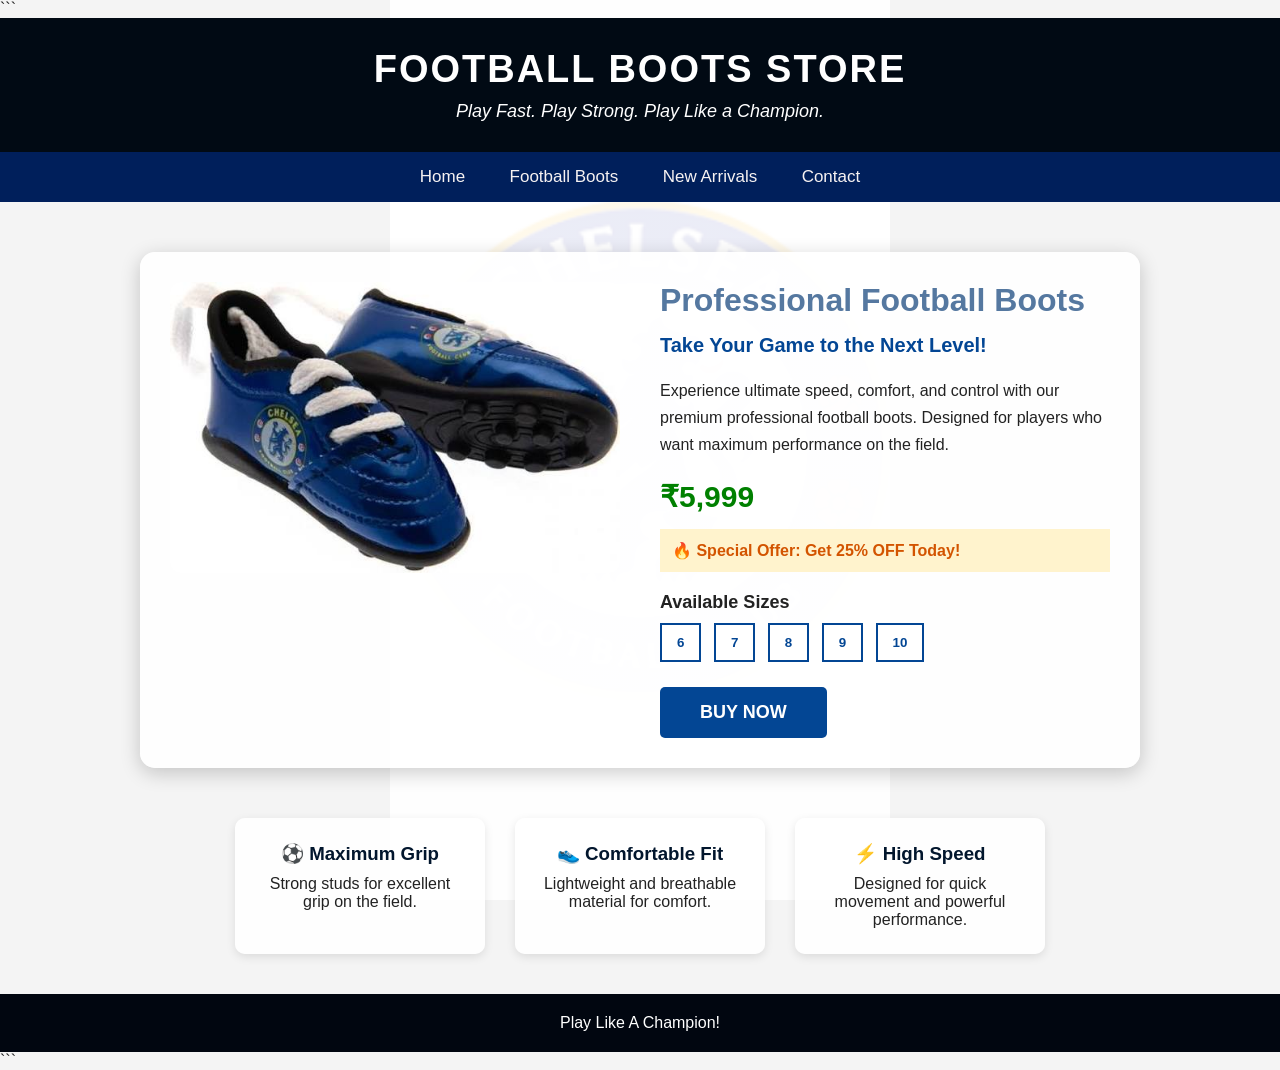
<file: index.html>
<!DOCTYPE html>

<html lang="en">
<head>
    <meta charset="UTF-8">
    <meta name="viewport" content="width=device-width, initial-scale=1.0">
    <title>Football Boots Store</title>
    <link rel="stylesheet" href="style.css">
</head>

<body>

```
<!-- Header -->
<header>
    <h1>FOOTBALL BOOTS STORE</h1>
    <p>Play Fast. Play Strong. Play Like a Champion.</p>
</header>

<!-- Navigation -->
<nav>
    <a href="#">Home</a>
    <a href="#">Football Boots</a>
    <a href="#">New Arrivals</a>
    <a href="#">Contact</a>
</nav>

<!-- Product Advertisement -->
<main>

    <section class="product">

        <!-- Football Boots Image -->
        <div class="image-section">
            <img src="im.jpeg" alt="Football Boots">
        </div>

        <!-- Product Details -->
        <div class="product-details">

            <h2>Professional Football Boots</h2>

            <p class="tagline">
                Take Your Game to the Next Level!
            </p>

            <p class="description">
                Experience ultimate speed, comfort, and control with our
                premium professional football boots. Designed for players
                who want maximum performance on the field.
            </p>

            <h3>₹5,999</h3>

            <p class="offer">
                🔥 Special Offer: Get 25% OFF Today!
            </p>

            <!-- Available Sizes -->
            <div class="sizes">
                <h4>Available Sizes</h4>

                <button>6</button>
                <button>7</button>
                <button>8</button>
                <button>9</button>
                <button>10</button>
            </div>

            <!-- Buy Button -->
            <button class="buy-btn">BUY NOW</button>

        </div>

    </section>

    <!-- Product Features -->
    <section class="features">

        <div>
            <h3>⚽ Maximum Grip</h3>
            <p>Strong studs for excellent grip on the field.</p>
        </div>

        <div>
            <h3>👟 Comfortable Fit</h3>
            <p>Lightweight and breathable material for comfort.</p>
        </div>

        <div>
            <h3>⚡ High Speed</h3>
            <p>Designed for quick movement and powerful performance.</p>
        </div>

    </section>

</main>

<!-- Footer -->
<footer>
    <p>Play Like A Champion!</p>
</footer>
```

</body>
</html>
</file>
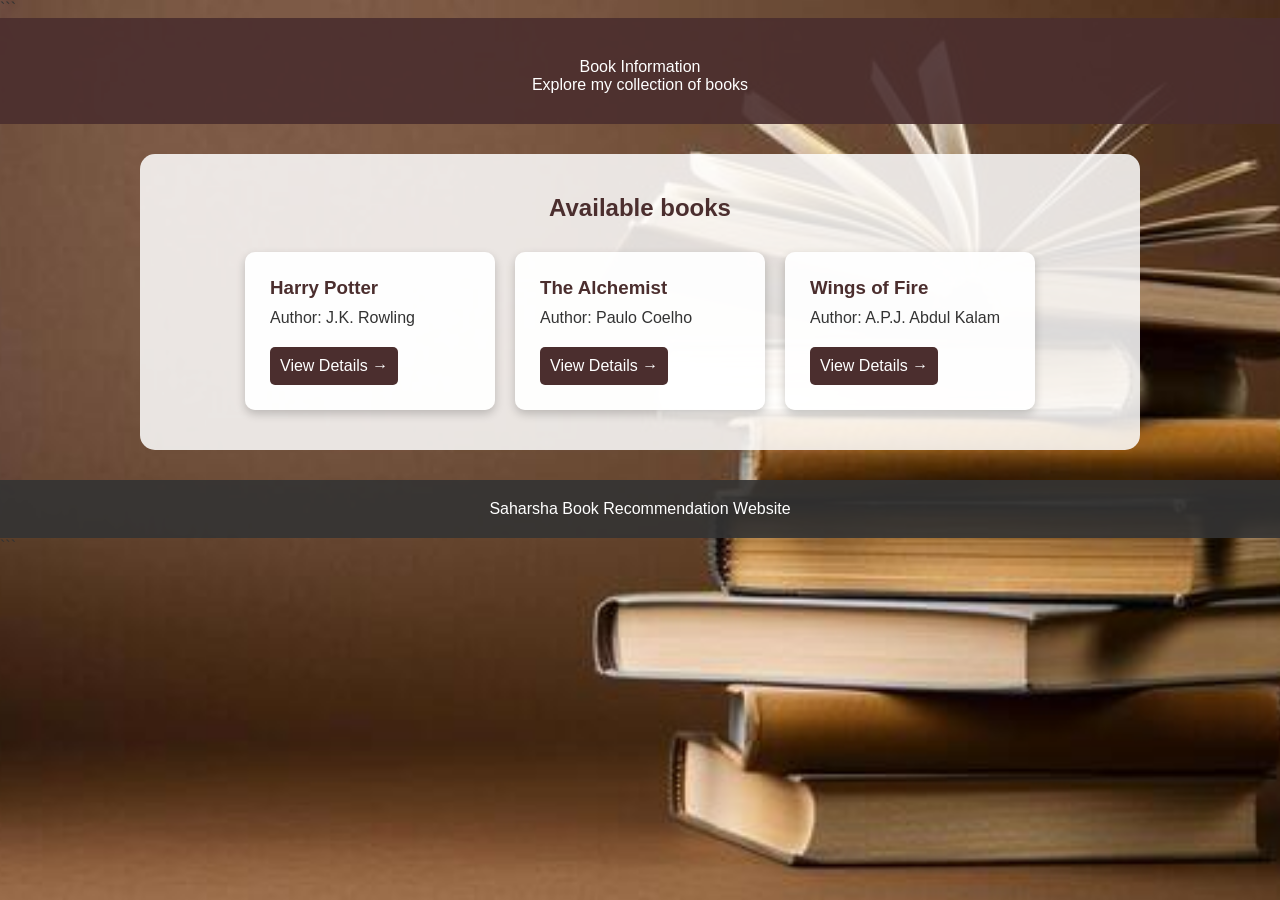
<file: lab1/index.html>
<!DOCTYPE html>

<html lang="en">
<head>
    <meta charset="UTF-8">
    <meta name="viewport" content="width=device-width, initial-scale=1.0">
    <title>Book Information</title>
    <link rel="stylesheet" href="style.css">
</head>

<body class="home-page">

```
<header>
    <h1></h1>Book Information</h1>
    <p>Explore my  collection of books</p>
</header>

<main>
    <h2>Available books</h2>

    <div class="book-container">

        <a href="harry-potter.html" class="book-card">
            <h3>Harry Potter</h3>
            <p>Author: J.K. Rowling</p>
            <span>View Details →</span>
        </a>

        <a href="alchemist.html" class="book-card">
            <h3>The Alchemist</h3>
            <p>Author: Paulo Coelho</p>
            <span>View Details →</span>
        </a>

        <a href="wings-of-fire.html" class="book-card">
            <h3>Wings of Fire</h3>
            <p>Author: A.P.J. Abdul Kalam</p>
            <span>View Details →</span>
        </a>

    </div>
</main>

<footer>
    <p> Saharsha Book Recommendation Website</p>
</footer>
```

</body>
</html>
</file>
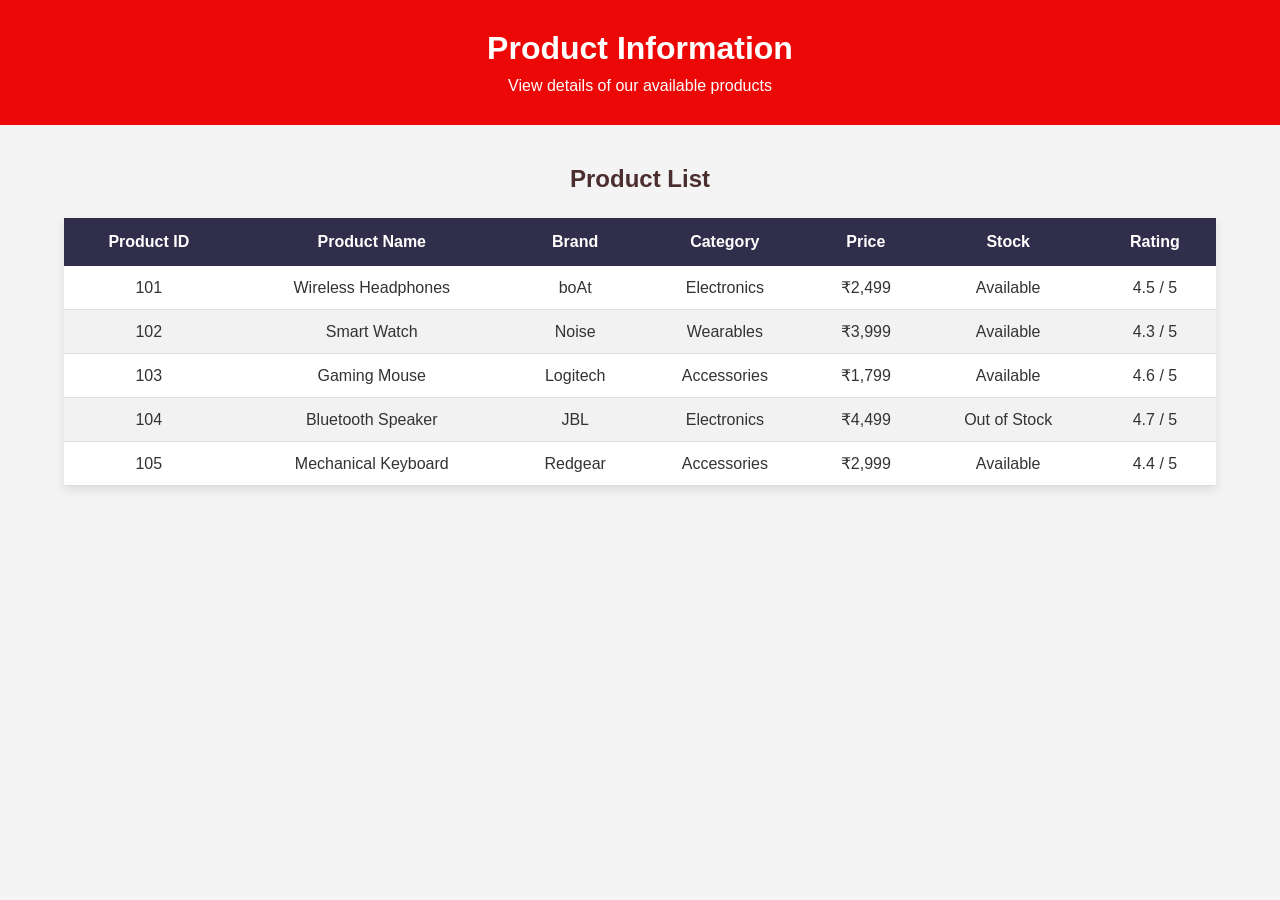
<file: LAB2/index.html>
<!DOCTYPE html>
<html lang="en">
<head>
    <meta charset="UTF-8">
    <meta name="viewport" content="width=device-width, initial-scale=1.0">

    <title>Product Information</title>

    <link rel="stylesheet" href="style.css">
</head>

<body>

    <header>
        <h1>Product Information</h1>
        <p>View details of our available products</p>
    </header>

    <main>

        <h2>Product List</h2>

        <table>

            <thead>
                <tr>
                    <th>Product ID</th>
                    <th>Product Name</th>
                    <th>Brand</th>
                    <th>Category</th>
                    <th>Price</th>
                    <th>Stock</th>
                    <th>Rating</th>
                </tr>
            </thead>

            <tbody>

                <tr>
                    <td>101</td>
                    <td>Wireless Headphones</td>
                    <td>boAt</td>
                    <td>Electronics</td>
                    <td>₹2,499</td>
                    <td>Available</td>
                    <td>4.5 / 5</td>
                </tr>

                <tr>
                    <td>102</td>
                    <td>Smart Watch</td>
                    <td>Noise</td>
                    <td>Wearables</td>
                    <td>₹3,999</td>
                    <td>Available</td>
                    <td>4.3 / 5</td>
                </tr>

                <tr>
                    <td>103</td>
                    <td>Gaming Mouse</td>
                    <td>Logitech</td>
                    <td>Accessories</td>
                    <td>₹1,799</td>
                    <td>Available</td>
                    <td>4.6 / 5</td>
                </tr>

                <tr>
                    <td>104</td>
                    <td>Bluetooth Speaker</td>
                    <td>JBL</td>
                    <td>Electronics</td>
                    <td>₹4,499</td>
                    <td>Out of Stock</td>
                    <td>4.7 / 5</td>
                </tr>

                <tr>
                    <td>105</td>
                    <td>Mechanical Keyboard</td>
                    <td>Redgear</td>
                    <td>Accessories</td>
                    <td>₹2,999</td>
                    <td>Available</td>
                    <td>4.4 / 5</td>
                </tr>

            </tbody>

        </table>

    </main>


       

</body>
</html>
</file>
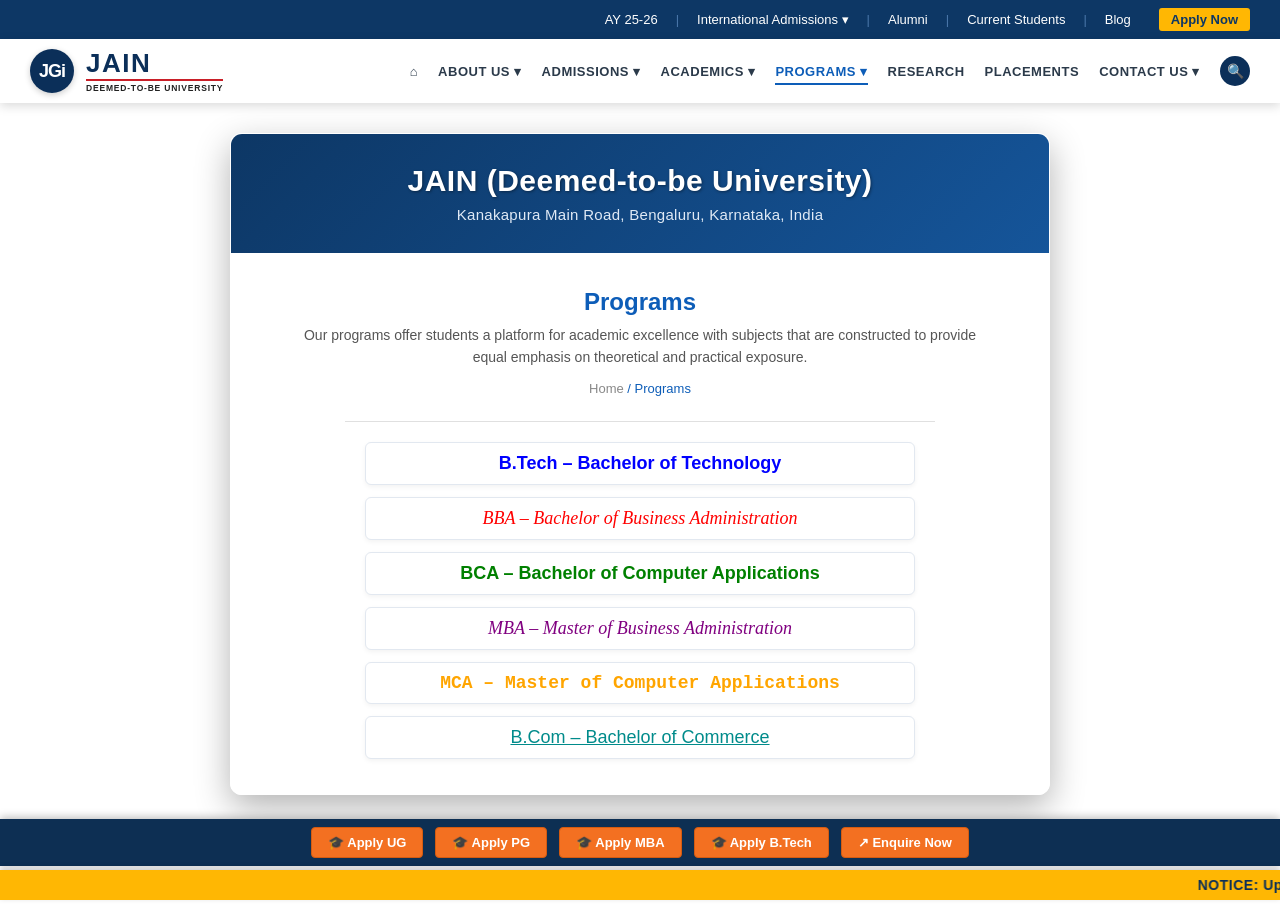
<file: lab5/index.html>
<!DOCTYPE html>
<html lang="en">
<head>
    <!-- Requirement 1: Browser tab title -->
    <meta charset="UTF-8">
    <meta name="viewport" content="width=device-width, initial-scale=1.0">
    <title>JAIN University – Kanakapura Campus</title>

    <!-- Internal CSS inside <style> tag -->
    <style>
        /* ========================================================
           GLOBAL RESET & BODY (Requirement 2: Background Image)
           ======================================================== */
        * {
            box-sizing: border-box;
            margin: 0;
            padding: 0;
        }

        body {
            font-family: Arial, sans-serif;
            
            /* Lab Requirement 2: Campus photograph background properties */
            background-image: url('https://images.unsplash.com/photo-1541339907198-e08756dedf3f?auto=format&fit=crop&w=1920&q=80');
            background-size: cover;
            background-position: center;
            background-repeat: no-repeat;
            background-attachment: fixed;
            
            min-height: 100vh;
            display: flex;
            flex-direction: column;
        }

        /* ========================================================
           TOP UTILITY BAR (Official Jain Website Style)
           ======================================================== */
        .top-utility-bar {
            background-color: #0d3765;
            color: #ffffff;
            font-size: 13px;
            padding: 8px 30px;
            display: flex;
            justify-content: flex-end;
            align-items: center;
            gap: 18px;
        }

        .top-utility-bar a {
            color: #ffffff;
            text-decoration: none;
            transition: color 0.2s;
        }

        .top-utility-bar a:hover {
            color: #ffb703;
        }

        .top-utility-bar .divider {
            color: #4a77a9;
        }

        .apply-btn-top {
            background-color: #ffb703;
            color: #0d3765 !important;
            font-weight: bold;
            padding: 4px 12px;
            border-radius: 3px;
            margin-left: 10px;
        }

        /* ========================================================
           MAIN NAVIGATION BAR (Official Jain Website Style)
           ======================================================== */
        .main-navbar {
            background-color: #ffffff;
            box-shadow: 0 3px 10px rgba(0, 0, 0, 0.15);
            padding: 10px 30px;
            display: flex;
            justify-content: space-between;
            align-items: center;
            position: sticky;
            top: 0;
            z-index: 900;
        }

        /* Jain Logo representation */
        .logo-area {
            display: flex;
            align-items: center;
            gap: 12px;
            text-decoration: none;
        }

        .jgi-badge {
            background-color: #0b2f59;
            color: #ffffff;
            font-weight: 900;
            font-size: 18px;
            width: 44px;
            height: 44px;
            border-radius: 50%;
            display: flex;
            align-items: center;
            justify-content: center;
            letter-spacing: -1px;
            box-shadow: 0 2px 6px rgba(0, 0, 0, 0.2);
        }

        .jain-brand {
            display: flex;
            flex-direction: column;
        }

        .jain-brand .title {
            font-size: 26px;
            font-weight: 900;
            color: #0b2f59;
            letter-spacing: 1.5px;
            line-height: 1;
        }

        .jain-brand .subtitle {
            font-size: 8.5px;
            font-weight: bold;
            color: #212121;
            letter-spacing: 0.8px;
            margin-top: 3px;
            border-top: 2px solid #c91f28;
            padding-top: 2px;
        }

        /* Navigation menu links */
        .nav-links {
            display: flex;
            align-items: center;
            gap: 20px;
            list-style: none;
        }

        .nav-links li a {
            color: #2b3a4a;
            text-decoration: none;
            font-size: 13px;
            font-weight: 700;
            letter-spacing: 0.5px;
            transition: color 0.2s;
        }

        .nav-links li a:hover {
            color: #0d5db8;
        }

        .nav-links li.active a {
            color: #0d5db8;
            font-weight: 800;
            border-bottom: 2px solid #0d5db8;
            padding-bottom: 4px;
        }

        .search-icon {
            background-color: #0b2f59;
            color: #ffffff;
            width: 30px;
            height: 30px;
            border-radius: 50%;
            display: flex;
            align-items: center;
            justify-content: center;
            font-size: 14px;
            cursor: pointer;
        }

        /* ========================================================
           SEMI-TRANSPARENT MAIN CONTENT BOX (CSS Design Requirement)
           ======================================================== */
        .main-wrapper {
            flex: 1;
            display: flex;
            justify-content: center;
            align-items: center;
            padding: 30px 20px 110px 20px; /* Bottom space for sticky buttons & marquee */
        }

        .content-card {
            background-color: rgba(255, 255, 255, 0.94);
            border-radius: 12px;
            box-shadow: 0 12px 35px rgba(0, 0, 0, 0.3);
            max-width: 820px;
            width: 100%;
            overflow: hidden;
            border: 1px solid rgba(255, 255, 255, 0.8);
            text-align: center;
        }

        /* Header banner inside card (matches official site blue accent) */
        .card-header {
            background: linear-gradient(135deg, #0d3765 0%, #15559a 100%);
            color: #ffffff;
            padding: 30px 25px;
        }

        /* Requirement 3: College Name and Address */
        .college-title {
            font-size: 30px;
            font-weight: 800;
            color: #ffffff;
            margin-bottom: 8px;
            text-shadow: 1px 1px 3px rgba(0, 0, 0, 0.4);
            letter-spacing: 0.5px;
        }

        .college-address {
            font-size: 15px;
            color: #e0eaf6;
            margin: 0;
            font-weight: 400;
            letter-spacing: 0.3px;
        }

        /* Card body content */
        .card-body {
            padding: 35px 40px;
        }

        /* Programs Banner matching official site text */
        .programs-header {
            margin-bottom: 25px;
        }

        .programs-tag {
            color: #0d5db8;
            font-size: 24px;
            font-weight: bold;
            margin-bottom: 8px;
        }

        .programs-description {
            color: #555555;
            font-size: 14px;
            line-height: 1.6;
            max-width: 680px;
            margin: 0 auto 12px auto;
        }

        .breadcrumb {
            font-size: 13px;
            color: #0d5db8;
            margin-bottom: 25px;
        }

        .breadcrumb span {
            color: #888888;
        }

        .section-separator {
            border: none;
            height: 1px;
            background: #e0e0e0;
            margin: 20px auto;
            width: 80%;
        }

        /* Requirement 4: Courses Offered List & Styles */
        .courses-container {
            margin-top: 10px;
        }

        .courses-list {
            list-style: none;
            padding: 0;
            display: flex;
            flex-direction: column;
            gap: 12px;
            max-width: 550px;
            margin: 0 auto;
        }

        .course-item {
            padding: 10px 18px;
            border-radius: 6px;
            background-color: #ffffff;
            border: 1px solid #e2e8f0;
            box-shadow: 0 2px 5px rgba(0, 0, 0, 0.05);
            font-size: 18px;
        }

        /* Individual Course Typography & Colors */
        /* B.Tech – Blue, bold, Arial */
        .course-btech {
            color: blue;
            font-weight: bold;
            font-family: Arial, sans-serif;
        }

        /* BBA – Red, italic, Georgia */
        .course-bba {
            color: red;
            font-style: italic;
            font-family: Georgia, serif;
        }

        /* BCA – Green, bold, Verdana */
        .course-bca {
            color: green;
            font-weight: bold;
            font-family: Verdana, sans-serif;
        }

        /* MBA – Purple, italic, Times New Roman */
        .course-mba {
            color: purple;
            font-style: italic;
            font-family: 'Times New Roman', Times, serif;
        }

        /* MCA – Orange, bold, Courier New */
        .course-mca {
            color: orange;
            font-weight: bold;
            font-family: 'Courier New', Courier, monospace;
        }

        /* B.Com – Dark Cyan, underlined, Tahoma */
        .course-bcom {
            color: darkcyan;
            text-decoration: underline;
            font-family: Tahoma, sans-serif;
        }

        /* ========================================================
           BOTTOM ACTION BAR (Official Website Orange Buttons)
           ======================================================== */
        .bottom-action-bar {
            position: fixed;
            bottom: 34px; /* Sits right above marquee */
            left: 0;
            width: 100%;
            background-color: #0d2f53;
            padding: 8px 15px;
            display: flex;
            justify-content: center;
            align-items: center;
            gap: 12px;
            z-index: 950;
            box-shadow: 0 -2px 8px rgba(0, 0, 0, 0.25);
            flex-wrap: wrap;
        }

        .action-btn {
            background-color: #f37021; /* Official Jain orange */
            color: #ffffff;
            text-decoration: none;
            padding: 7px 16px;
            border-radius: 4px;
            font-size: 13px;
            font-weight: bold;
            display: inline-flex;
            align-items: center;
            gap: 6px;
            border: 1px solid #d45b10;
            transition: background-color 0.2s, transform 0.1s;
        }

        .action-btn:hover {
            background-color: #e05e10;
            transform: translateY(-1px);
        }

        /* ========================================================
           Requirement 5: SCROLLING ANNOUNCEMENT (Marquee at bottom)
           ======================================================== */
        .marquee-bar {
            position: fixed;
            bottom: 0;
            left: 0;
            width: 100%;
            background-color: #ffb703; /* Highlight gold banner */
            color: #0b2f59;
            font-weight: bold;
            font-size: 14px;
            padding: 7px 0;
            z-index: 1000;
            box-shadow: 0 -2px 6px rgba(0, 0, 0, 0.2);
        }

        marquee {
            display: block;
            letter-spacing: 0.5px;
        }
    </style>
</head>
<body>

    <!-- 1. Top Utility Header Bar (matching official Jain portal) -->
    <header class="top-utility-bar">
        <span>AY 25-26</span>
        <span class="divider">|</span>
        <a href="#">International Admissions &#9662;</a>
        <span class="divider">|</span>
        <a href="#">Alumni</a>
        <span class="divider">|</span>
        <a href="#">Current Students</a>
        <span class="divider">|</span>
        <a href="#">Blog</a>
        <a href="#" class="apply-btn-top">Apply Now</a>
    </header>

    <!-- 2. Main Navigation Bar with Logo and Menu -->
    <nav class="main-navbar">
        <!-- Official Logo Representation -->
        <a href="#" class="logo-area">
            <div class="jgi-badge">JGi</div>
            <div class="jain-brand">
                <span class="title">JAIN</span>
                <span class="subtitle">DEEMED-TO-BE UNIVERSITY</span>
            </div>
        </a>

        <!-- Navigation Links -->
        <ul class="nav-links">
            <li><a href="#">&#8962;</a></li>
            <li><a href="#">ABOUT US &#9662;</a></li>
            <li><a href="#">ADMISSIONS &#9662;</a></li>
            <li><a href="#">ACADEMICS &#9662;</a></li>
            <li class="active"><a href="#">PROGRAMS &#9662;</a></li>
            <li><a href="#">RESEARCH</a></li>
            <li><a href="#">PLACEMENTS</a></li>
            <li><a href="#">CONTACT US &#9662;</a></li>
            <li><div class="search-icon">&#128269;</div></li>
        </ul>
    </nav>

    <!-- 3. Main Center Content Container over Campus Background Image -->
    <main class="main-wrapper">
        <section class="content-card">
            
            <!-- Requirement 3: College Name and Address (Prominent Heading) -->
            <div class="card-header">
                <h1 class="college-title">JAIN (Deemed-to-be University)</h1>
                <p class="college-address">Kanakapura Main Road, Bengaluru, Karnataka, India</p>
            </div>

            <!-- Card Body: Programs Banner & Course List -->
            <div class="card-body">
                <div class="programs-header">
                    <h2 class="programs-tag">Programs</h2>
                    <p class="programs-description">
                        Our programs offer students a platform for academic excellence with subjects that are 
                        constructed to provide equal emphasis on theoretical and practical exposure.
                    </p>
                    <div class="breadcrumb">
                        <span>Home</span> / Programs
                    </div>
                </div>

                <hr class="section-separator">

                <!-- Requirement 4: Courses Offered (with specific color, font-style, and font-family) -->
                <div class="courses-container">
                    <ul class="courses-list">
                        <li class="course-item course-btech">B.Tech – Bachelor of Technology</li>
                        <li class="course-item course-bba">BBA – Bachelor of Business Administration</li>
                        <li class="course-item course-bca">BCA – Bachelor of Computer Applications</li>
                        <li class="course-item course-mba">MBA – Master of Business Administration</li>
                        <li class="course-item course-mca">MCA – Master of Computer Applications</li>
                        <li class="course-item course-bcom">B.Com – Bachelor of Commerce</li>
                    </ul>
                </div>
            </div>

        </section>
    </main>

    <!-- 4. Bottom Action Bar with Orange Buttons (Matching Official Website) -->
    <div class="bottom-action-bar">
        <a href="#" class="action-btn">&#127891; Apply UG</a>
        <a href="#" class="action-btn">&#127891; Apply PG</a>
        <a href="#" class="action-btn">&#127891; Apply MBA</a>
        <a href="#" class="action-btn">&#127891; Apply B.Tech</a>
        <a href="#" class="action-btn">&#8599; Enquire Now</a>
    </div>

    <!-- Requirement 5: Scrolling Announcement using HTML <marquee> Tag -->
    <div class="marquee-bar">
        <marquee behavior="scroll" direction="left" scrollamount="6">
            NOTICE: Upcoming Semester Examinations and University Events – Stay Updated with Official Notifications!
        </marquee>
    </div>

</body>
</html>
</file>
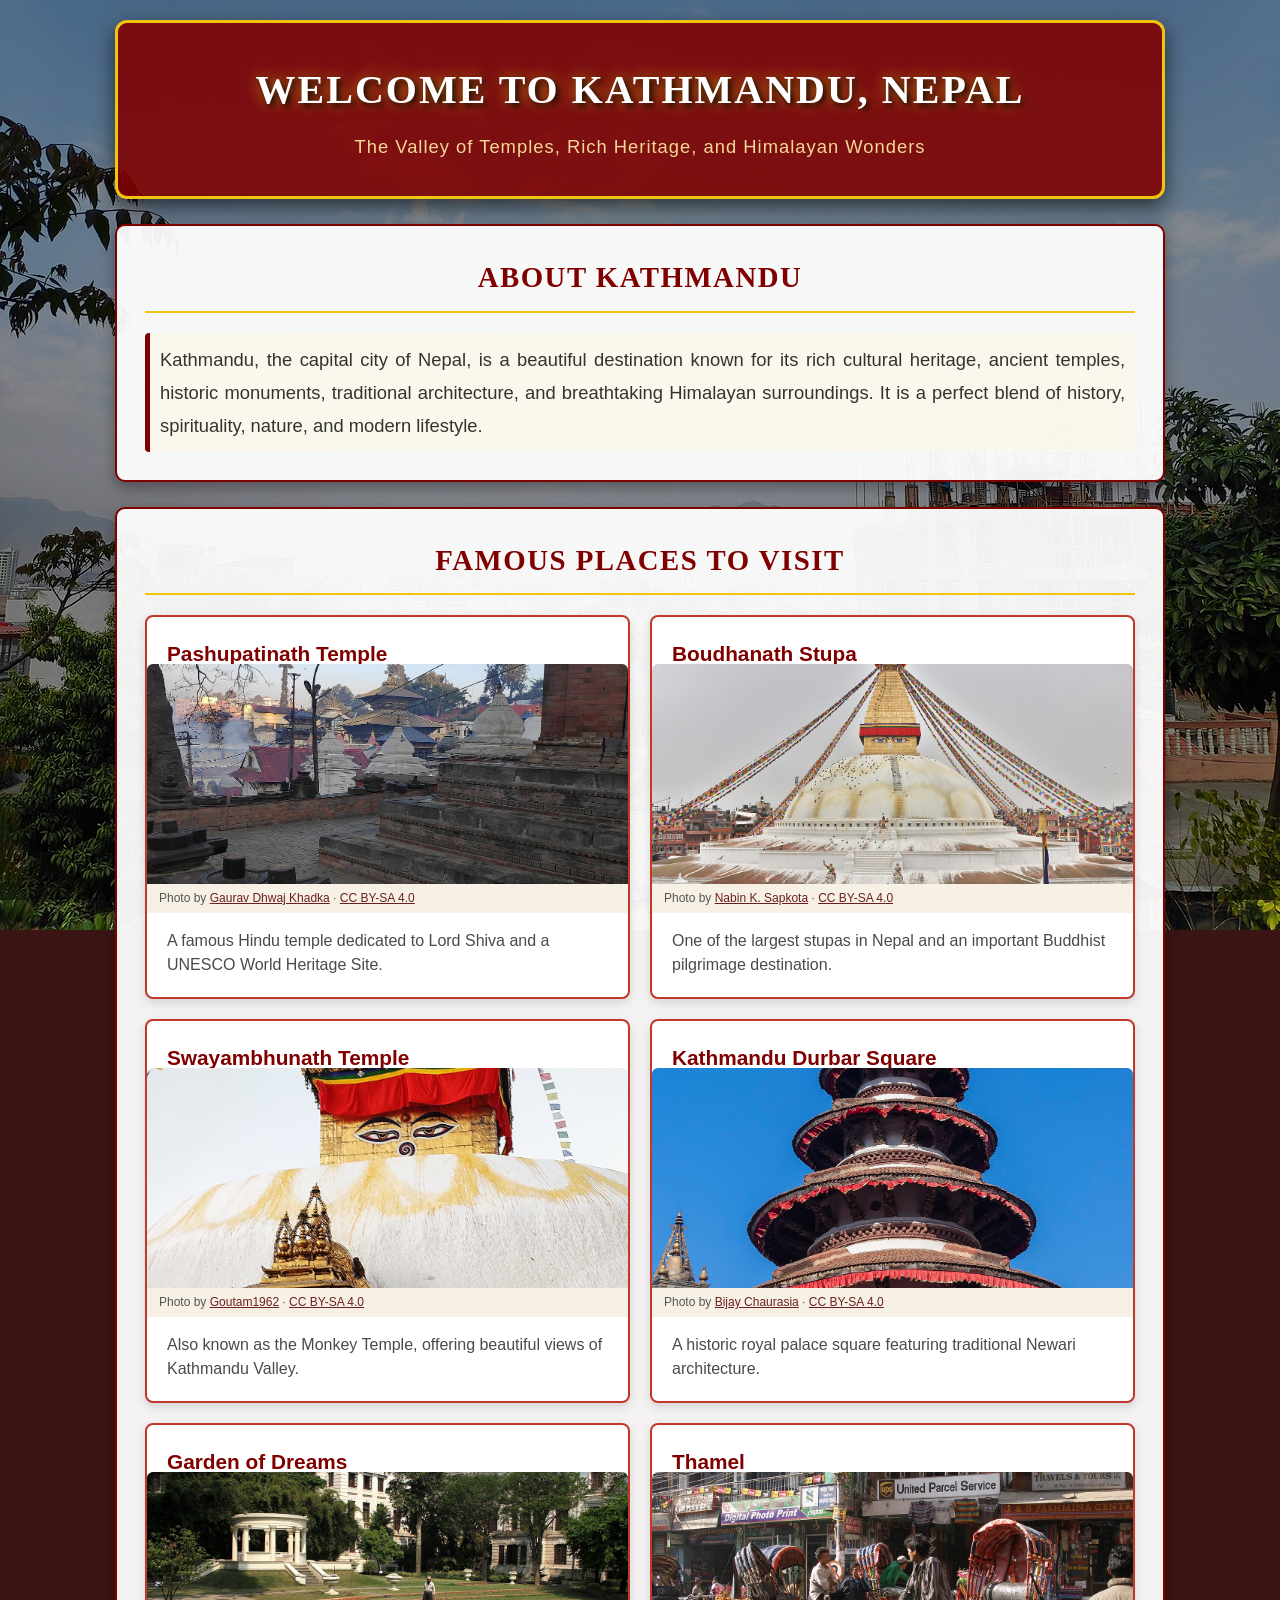
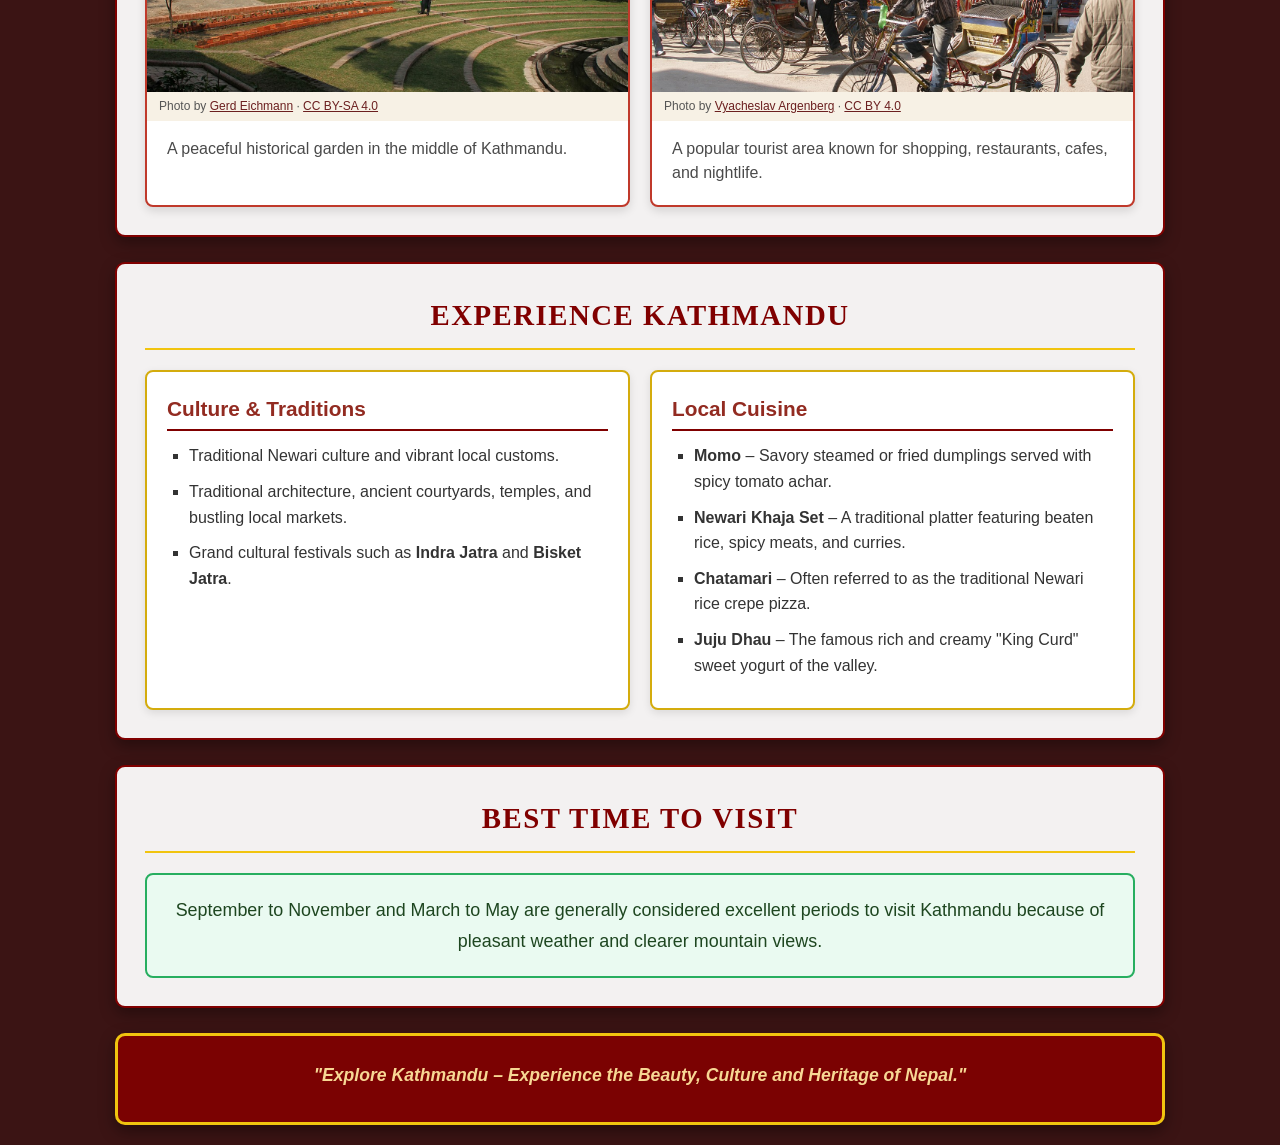
<file: lab6/index.html>
<!DOCTYPE html>
<html lang="en">
<head>
    <meta charset="UTF-8">
    <meta name="viewport" content="width=device-width, initial-scale=1.0">
    <!-- Webpage Title for Lab 6 -->
    <title>Discover Kathmandu – The Heart of Nepal</title>
    <!-- Linking external CSS stylesheet only -->
    <link rel="stylesheet" href="style.css">
</head>
<body>

    <!-- Main Container wrapping all webpage content -->
    <div class="page-container">

        <!-- Header Section with Main Heading -->
        <header class="main-header">
            <h1 class="main-title">WELCOME TO KATHMANDU, NEPAL</h1>
            <p class="subtitle">The Valley of Temples, Rich Heritage, and Himalayan Wonders</p>
        </header>

        <main>
            <!-- Introduction Section -->
            <section class="content-box intro-section">
                <h2 class="section-title">ABOUT KATHMANDU</h2>
                <p class="intro-text">
                    Kathmandu, the capital city of Nepal, is a beautiful destination known for its rich cultural heritage, ancient temples, historic monuments, traditional architecture, and breathtaking Himalayan surroundings. It is a perfect blend of history, spirituality, nature, and modern lifestyle.
                </p>
            </section>

            <!-- Famous Tourist Attractions Section -->
            <section class="content-box attractions-section">
                <h2 class="section-title">FAMOUS PLACES TO VISIT</h2>
                <div class="places-grid">

                    <!-- Attraction 1 -->
                    <article class="place-card">
                        <h3 class="place-name">Pashupatinath Temple</h3>
                        <figure class="place-photo">
                            <img src="images/pashupatinath-temple.jpg" alt="Pashupatinath Temple complex in Kathmandu" loading="lazy" decoding="async">
                            <figcaption>Photo by <a href="https://commons.wikimedia.org/wiki/File:Pashupatinath_Temple_2.jpg" target="_blank" rel="noopener noreferrer">Gaurav Dhwaj Khadka</a> · <a href="https://creativecommons.org/licenses/by-sa/4.0/" target="_blank" rel="noopener noreferrer">CC BY-SA 4.0</a></figcaption>
                        </figure>
                        <p class="place-desc">
                            A famous Hindu temple dedicated to Lord Shiva and a UNESCO World Heritage Site.
                        </p>
                    </article>

                    <!-- Attraction 2 -->
                    <article class="place-card">
                        <h3 class="place-name">Boudhanath Stupa</h3>
                        <figure class="place-photo">
                            <img src="images/boudhanath-stupa.jpg" alt="Boudhanath Stupa with colorful prayer flags" loading="lazy" decoding="async">
                            <figcaption>Photo by <a href="https://commons.wikimedia.org/wiki/File:Boudha_Stupa_2018_04.jpg" target="_blank" rel="noopener noreferrer">Nabin K. Sapkota</a> · <a href="https://creativecommons.org/licenses/by-sa/4.0/" target="_blank" rel="noopener noreferrer">CC BY-SA 4.0</a></figcaption>
                        </figure>
                        <p class="place-desc">
                            One of the largest stupas in Nepal and an important Buddhist pilgrimage destination.
                        </p>
                    </article>

                    <!-- Attraction 3 -->
                    <article class="place-card">
                        <h3 class="place-name">Swayambhunath Temple</h3>
                        <figure class="place-photo">
                            <img src="images/swayambhunath.jpg" alt="Swayambhunath, the Monkey Temple, on a clear day" loading="lazy" decoding="async">
                            <figcaption>Photo by <a href="https://commons.wikimedia.org/wiki/File:Swoyambhu_Mahachaitya,known_as_Swayambhunath_03.jpg" target="_blank" rel="noopener noreferrer">Goutam1962</a> · <a href="https://creativecommons.org/licenses/by-sa/4.0/" target="_blank" rel="noopener noreferrer">CC BY-SA 4.0</a></figcaption>
                        </figure>
                        <p class="place-desc">
                            Also known as the Monkey Temple, offering beautiful views of Kathmandu Valley.
                        </p>
                    </article>

                    <!-- Attraction 4 -->
                    <article class="place-card">
                        <h3 class="place-name">Kathmandu Durbar Square</h3>
                        <figure class="place-photo">
                            <img src="images/kathmandu-durbar-square.jpg" alt="Traditional pagoda architecture at Kathmandu Durbar Square" loading="lazy" decoding="async">
                            <figcaption>Photo by <a href="https://commons.wikimedia.org/wiki/File:Historic_Pagoda_Style_Architecture_in_Kathmandu_Durbar_Square-IMG_4069.jpg" target="_blank" rel="noopener noreferrer">Bijay Chaurasia</a> · <a href="https://creativecommons.org/licenses/by-sa/4.0/" target="_blank" rel="noopener noreferrer">CC BY-SA 4.0</a></figcaption>
                        </figure>
                        <p class="place-desc">
                            A historic royal palace square featuring traditional Newari architecture.
                        </p>
                    </article>

                    <!-- Attraction 5 -->
                    <article class="place-card">
                        <h3 class="place-name">Garden of Dreams</h3>
                        <figure class="place-photo">
                            <img src="images/garden-of-dreams.jpg" alt="Garden of Dreams amphitheater and formal garden" loading="lazy" decoding="async">
                            <figcaption>Photo by <a href="https://commons.wikimedia.org/wiki/File:Kathmandu-Garden_of_Dreams-04-Amphitheater-2013-gje.jpg" target="_blank" rel="noopener noreferrer">Gerd Eichmann</a> · <a href="https://creativecommons.org/licenses/by-sa/4.0/" target="_blank" rel="noopener noreferrer">CC BY-SA 4.0</a></figcaption>
                        </figure>
                        <p class="place-desc">
                            A peaceful historical garden in the middle of Kathmandu.
                        </p>
                    </article>

                    <!-- Attraction 6 -->
                    <article class="place-card">
                        <h3 class="place-name">Thamel</h3>
                        <figure class="place-photo">
                            <img src="images/thamel.jpg" alt="Busy street with shops and rickshaws in Thamel" loading="lazy" decoding="async">
                            <figcaption>Photo by <a href="https://commons.wikimedia.org/wiki/File:Kathmandu,_Nepal,_Thamel_streets.jpg" target="_blank" rel="noopener noreferrer">Vyacheslav Argenberg</a> · <a href="https://creativecommons.org/licenses/by/4.0/" target="_blank" rel="noopener noreferrer">CC BY 4.0</a></figcaption>
                        </figure>
                        <p class="place-desc">
                            A popular tourist area known for shopping, restaurants, cafes, and nightlife.
                        </p>
                    </article>

                </div>
            </section>

            <!-- Local Culture and Food Section -->
            <section class="content-box culture-section">
                <h2 class="section-title">EXPERIENCE KATHMANDU</h2>

                <div class="experience-grid">
                    <!-- Culture Sub-block -->
                    <div class="experience-card">
                        <h3 class="sub-heading">Culture & Traditions</h3>
                        <ul class="custom-list">
                            <li>Traditional Newari culture and vibrant local customs.</li>
                            <li>Traditional architecture, ancient courtyards, temples, and bustling local markets.</li>
                            <li>Grand cultural festivals such as <strong>Indra Jatra</strong> and <strong>Bisket Jatra</strong>.</li>
                        </ul>
                    </div>

                    <!-- Food Sub-block -->
                    <div class="experience-card">
                        <h3 class="sub-heading">Local Cuisine</h3>
                        <ul class="custom-list">
                            <li><strong>Momo</strong> – Savory steamed or fried dumplings served with spicy tomato achar.</li>
                            <li><strong>Newari Khaja Set</strong> – A traditional platter featuring beaten rice, spicy meats, and curries.</li>
                            <li><strong>Chatamari</strong> – Often referred to as the traditional Newari rice crepe pizza.</li>
                            <li><strong>Juju Dhau</strong> – The famous rich and creamy "King Curd" sweet yogurt of the valley.</li>
                        </ul>
                    </div>
                </div>
            </section>

            <!-- Best Time to Visit Section -->
            <section class="content-box time-section">
                <h2 class="section-title">BEST TIME TO VISIT</h2>
                <div class="time-card">
                    <p class="time-text">
                        September to November and March to May are generally considered excellent periods to visit Kathmandu because of pleasant weather and clearer mountain views.
                    </p>
                </div>
            </section>
        </main>

        <!-- Footer Section -->
        <footer class="main-footer">
            <p class="footer-quote">"Explore Kathmandu – Experience the Beauty, Culture and Heritage of Nepal."</p>
            <p class="footer-copyright">
        
                
            </p>
        </footer>

    </div>

</body>
</html>
</file>
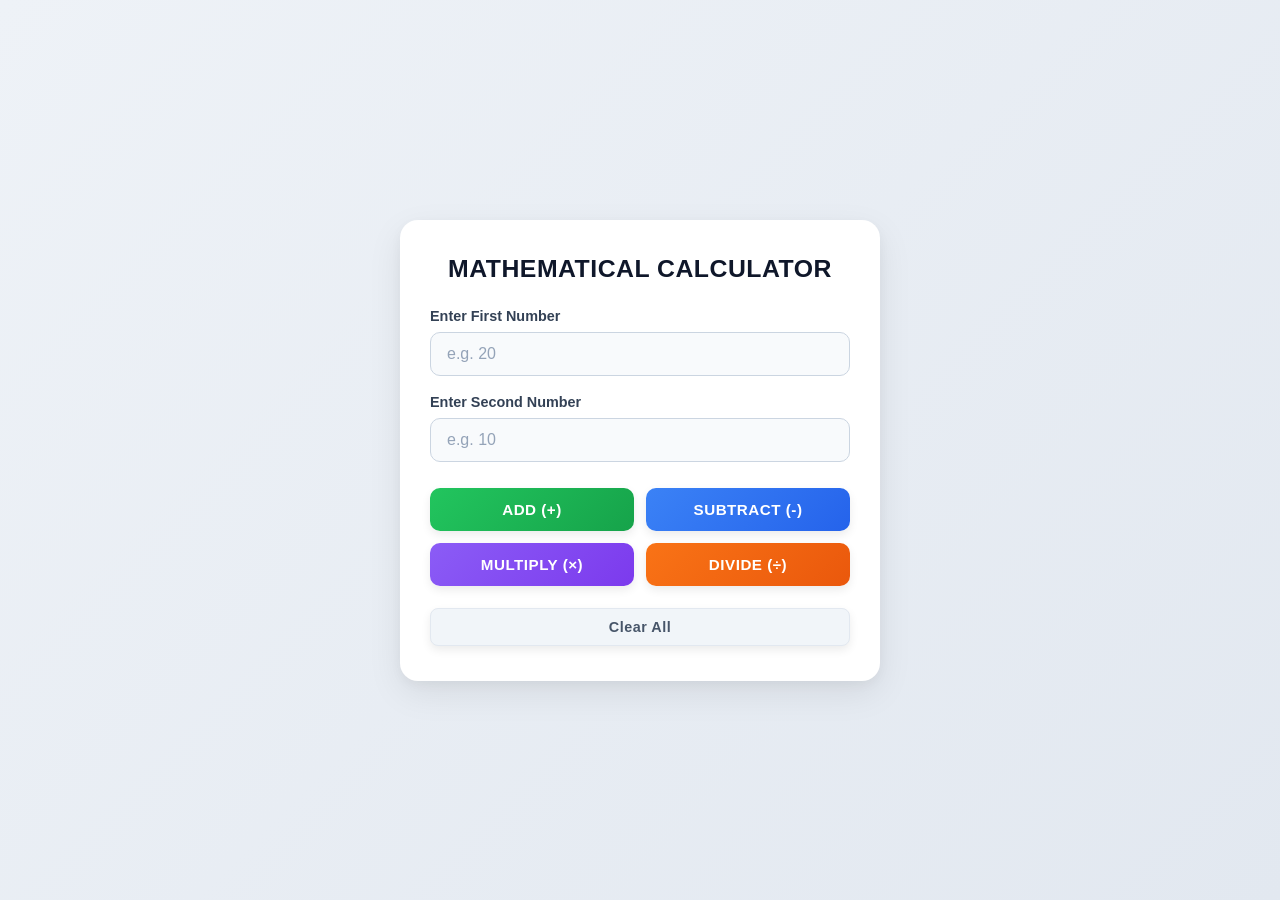
<file: lab7/index.html>
<!DOCTYPE html>
<html lang="en">
<head>
    <meta charset="UTF-8">
    <meta name="viewport" content="width=device-width, initial-scale=1.0">
    <title>Lab 7 – Mathematical Calculator</title>
    <!-- External CSS link -->
    <link rel="stylesheet" href="style.css">
</head>
<body>

    <!-- Main Container Card -->
    <div class="calculator-card">
        
        <!-- Header Section -->
        <header class="header">
            <h1 class="main-title">MATHEMATICAL CALCULATOR</h1>
            
        </header>

        <!-- Calculator Form -->
        <form id="calculatorForm" class="calculator-form" onsubmit="return false;">
            
            <!-- First Number Input -->
            <div class="input-group">
                <label for="firstNumber">Enter First Number</label>
                <input 
                    type="number" 
                    id="firstNumber" 
                    step="any" 
                    placeholder="e.g. 20" 
                    required 
                    autocomplete="off"
                >
            </div>

            <!-- Second Number Input -->
            <div class="input-group">
                <label for="secondNumber">Enter Second Number</label>
                <input 
                    type="number" 
                    id="secondNumber" 
                    step="any" 
                    placeholder="e.g. 10" 
                    required 
                    autocomplete="off"
                >
            </div>

            <!-- Operation Buttons (4 distinct colors) -->
            <div class="buttons-grid">
                <button type="button" id="btnAdd" class="btn btn-add">ADD (+)</button>
                <button type="button" id="btnSubtract" class="btn btn-sub">SUBTRACT (-)</button>
                <button type="button" id="btnMultiply" class="btn btn-mul">MULTIPLY (×)</button>
                <button type="button" id="btnDivide" class="btn btn-div">DIVIDE (÷)</button>
            </div>

            <!-- Reset / Clear Button -->
            <div class="reset-wrapper">
                <button type="button" id="btnReset" class="btn btn-reset">Clear All</button>
            </div>

        </form>

        <!-- Result Display Section -->
        <div id="resultBox" class="result-box hidden">
            <h2 class="result-heading">Calculation Summary</h2>
            
            <div class="result-details">
                <div class="result-row">
                    <span class="detail-label">First Number:</span>
                    <span id="resFirstNumber" class="detail-value">0</span>
                </div>
                <div class="result-row">
                    <span class="detail-label">Second Number:</span>
                    <span id="resSecondNumber" class="detail-value">0</span>
                </div>
                <div class="result-row">
                    <span class="detail-label">Operation:</span>
                    <span id="resOperation" class="detail-value">-</span>
                </div>
            </div>

            <!-- Visually Highlighted Final Result Box -->
            <div class="highlight-result">
                <span class="highlight-label">Result:</span>
                <span id="finalResult" class="highlight-value">0</span>
            </div>
        </div>

        <!-- Error Message Display Section -->
        <div id="errorBox" class="error-box hidden">
            <span class="error-icon">⚠️</span>
            <span id="errorMessage" class="error-text"></span>
        </div>

    </div>

    <!-- External JavaScript link -->
    <script src="script.js"></script>
</body>
</html>
</file>
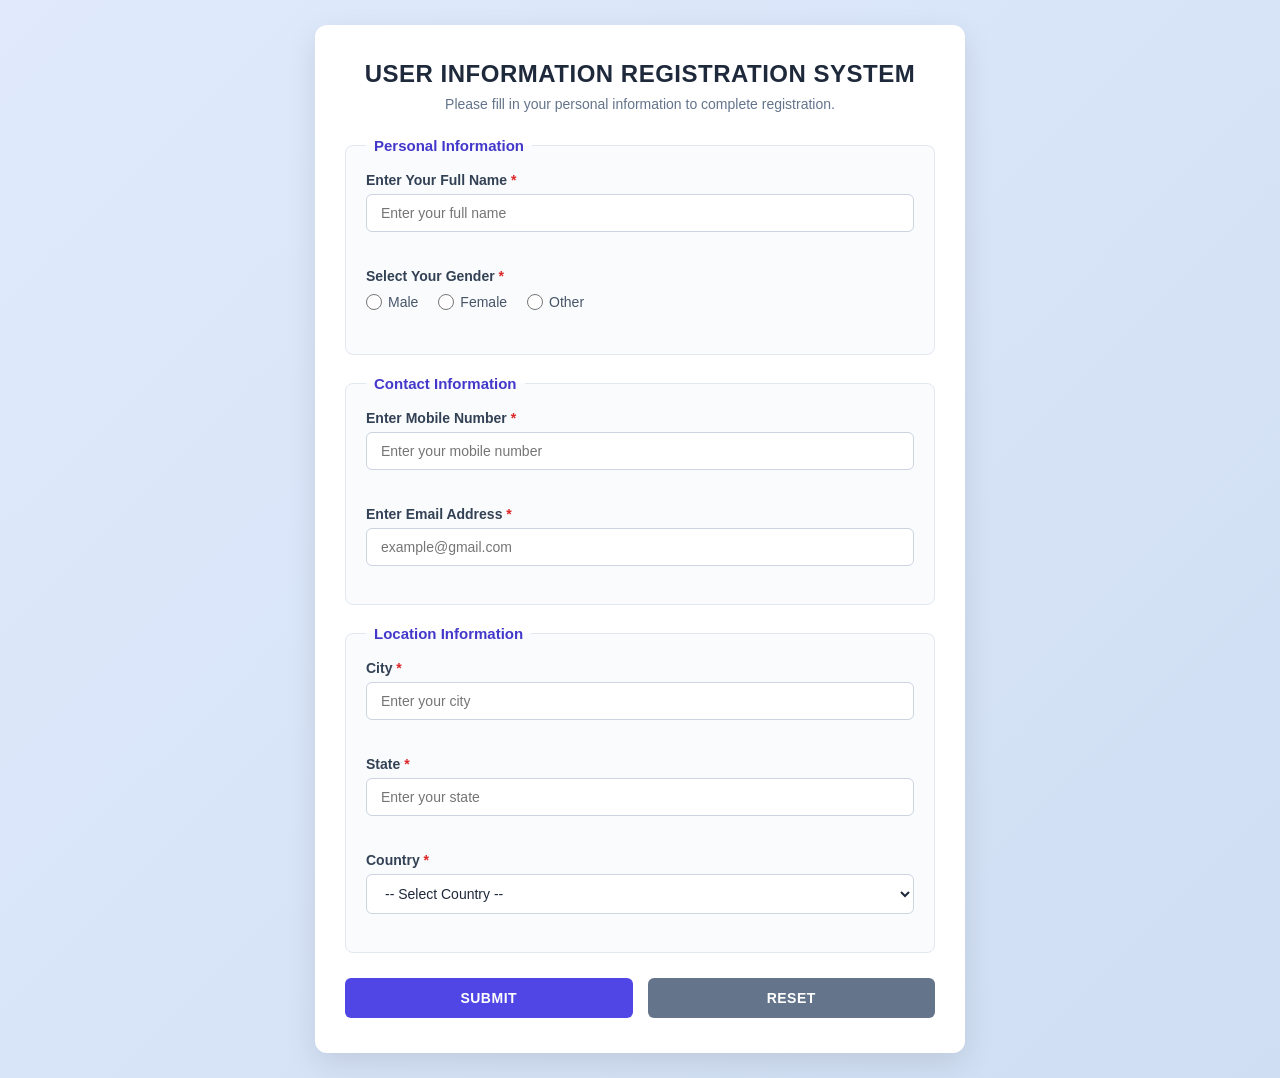
<file: LAB8/index.html>
<!DOCTYPE html>
<html lang="en">
<head>
    <meta charset="UTF-8">
    <meta name="viewport" content="width=device-width, initial-scale=1.0">
    <!-- Browser Title -->
    <title>Lab 8 – User Information Form</title>
    <!-- External CSS -->
    <link rel="stylesheet" href="style.css">
</head>
<body>

    <!-- Main Container Card -->
    <div class="container">
        <!-- Header Section -->
        <header class="form-header">
            <h1>USER INFORMATION REGISTRATION SYSTEM</h1>
            <p class="subtitle">Please fill in your personal information to complete registration.</p>
        </header>

        <!-- Registration Form -->
        <form id="registrationForm" novalidate>
            
            <!-- SECTION A: Personal Information -->
            <fieldset class="form-section">
                <legend>Personal Information</legend>

                <!-- Full Name -->
                <div class="form-group">
                    <label for="fullName">Enter Your Full Name <span class="required">*</span></label>
                    <input type="text" id="fullName" name="fullName" placeholder="Enter your full name" required>
                    <small class="error-message" id="nameError"></small>
                </div>

                <!-- Gender -->
                <div class="form-group">
                    <label>Select Your Gender <span class="required">*</span></label>
                    <div class="radio-group">
                        <label class="radio-label">
                            <input type="radio" name="gender" value="Male"> Male
                        </label>
                        <label class="radio-label">
                            <input type="radio" name="gender" value="Female"> Female
                        </label>
                        <label class="radio-label">
                            <input type="radio" name="gender" value="Other"> Other
                        </label>
                    </div>
                    <small class="error-message" id="genderError"></small>
                </div>
            </fieldset>

            <!-- SECTION B: Contact Information -->
            <fieldset class="form-section">
                <legend>Contact Information</legend>

                <!-- Mobile Number -->
                <div class="form-group">
                    <label for="mobile">Enter Mobile Number <span class="required">*</span></label>
                    <input type="tel" id="mobile" name="mobile" placeholder="Enter your mobile number" maxlength="10" required>
                    <small class="error-message" id="mobileError"></small>
                </div>

                <!-- Email Address -->
                <div class="form-group">
                    <label for="email">Enter Email Address <span class="required">*</span></label>
                    <input type="email" id="email" name="email" placeholder="example@gmail.com" required>
                    <small class="error-message" id="emailError"></small>
                </div>
            </fieldset>

            <!-- SECTION C: Location Information -->
            <fieldset class="form-section">
                <legend>Location Information</legend>

                <!-- City -->
                <div class="form-group">
                    <label for="city">City <span class="required">*</span></label>
                    <input type="text" id="city" name="city" placeholder="Enter your city" required>
                    <small class="error-message" id="cityError"></small>
                </div>

                <!-- State -->
                <div class="form-group">
                    <label for="state">State <span class="required">*</span></label>
                    <input type="text" id="state" name="state" placeholder="Enter your state" required>
                    <small class="error-message" id="stateError"></small>
                </div>

                <!-- Country -->
                <div class="form-group">
                    <label for="country">Country <span class="required">*</span></label>
                    <select id="country" name="country" required>
                        <option value="">-- Select Country --</option>
                        <option value="India">India</option>
                        <option value="Nepal">Nepal</option>
                        <option value="Bangladesh">Bangladesh</option>
                        <option value="Bhutan">Bhutan</option>
                        <option value="Sri Lanka">Sri Lanka</option>
                        <option value="United States">United States</option>
                        <option value="United Kingdom">United Kingdom</option>
                        <option value="Other">Other</option>
                    </select>
                    <small class="error-message" id="countryError"></small>
                </div>
            </fieldset>

            <!-- SECTION D: Form Buttons -->
            <div class="button-group">
                <button type="submit" id="submitBtn" class="btn btn-submit">SUBMIT</button>
                <button type="reset" id="resetBtn" class="btn btn-reset">RESET</button>
            </div>

        </form>
    </div>

    <!-- External JavaScript -->
    <script src="script.js"></script>
</body>
</html>
</file>
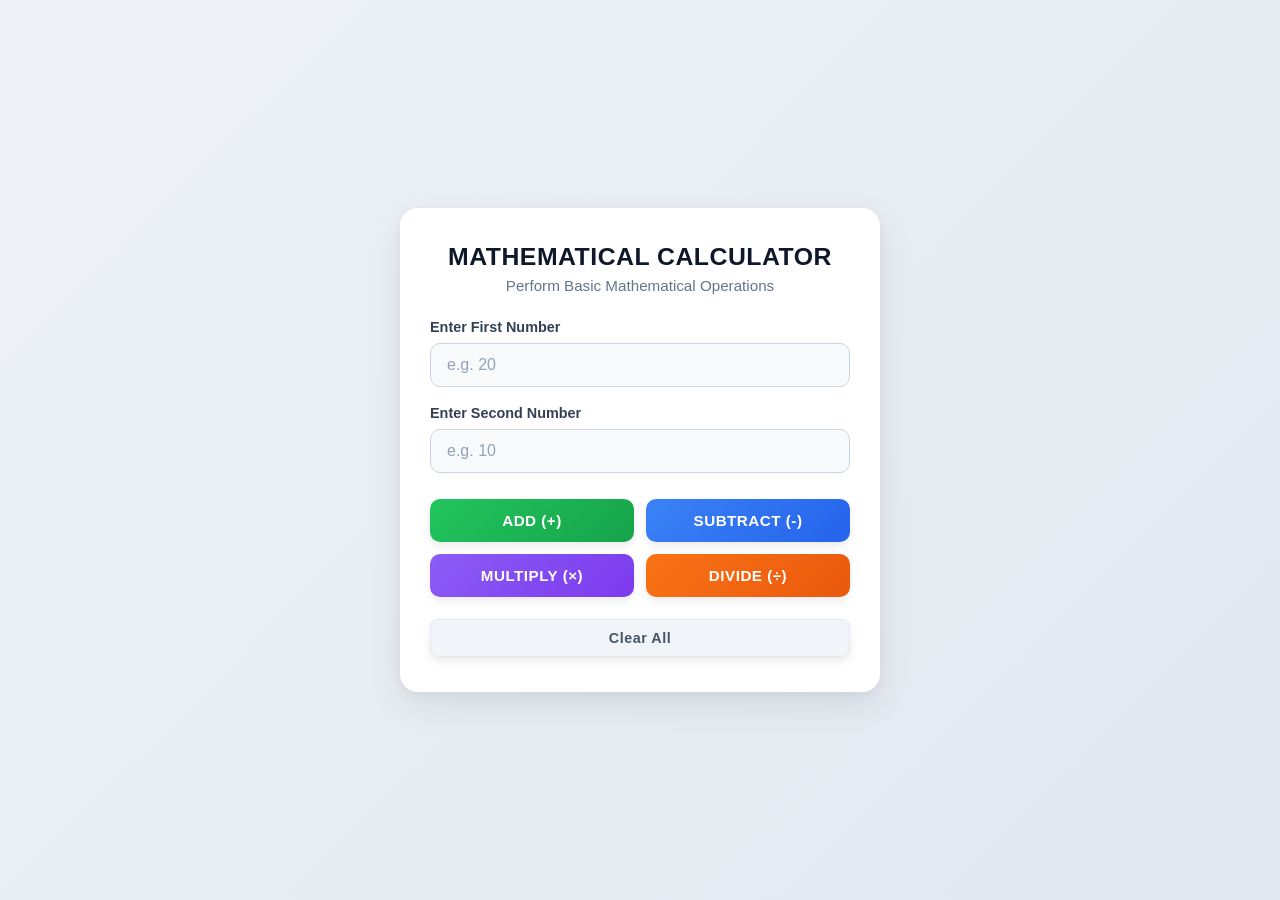
<file: lab7/Mathematical-Calculator/index.html>
<!DOCTYPE html>
<html lang="en">
<head>
    <meta charset="UTF-8">
    <meta name="viewport" content="width=device-width, initial-scale=1.0">
    <title>Lab 7 – Mathematical Calculator</title>
    <!-- External CSS link -->
    <link rel="stylesheet" href="style.css">
</head>
<body>

    <!-- Main Container Card -->
    <div class="calculator-card">
        
        <!-- Header Section -->
        <header class="header">
            <h1 class="main-title">MATHEMATICAL CALCULATOR</h1>
            <p class="subtitle">Perform Basic Mathematical Operations</p>
        </header>

        <!-- Calculator Form -->
        <form id="calculatorForm" class="calculator-form" onsubmit="return false;">
            
            <!-- First Number Input -->
            <div class="input-group">
                <label for="firstNumber">Enter First Number</label>
                <input 
                    type="number" 
                    id="firstNumber" 
                    step="any" 
                    placeholder="e.g. 20" 
                    required 
                    autocomplete="off"
                >
            </div>

            <!-- Second Number Input -->
            <div class="input-group">
                <label for="secondNumber">Enter Second Number</label>
                <input 
                    type="number" 
                    id="secondNumber" 
                    step="any" 
                    placeholder="e.g. 10" 
                    required 
                    autocomplete="off"
                >
            </div>

            <!-- Operation Buttons (4 distinct colors) -->
            <div class="buttons-grid">
                <button type="button" id="btnAdd" class="btn btn-add">ADD (+)</button>
                <button type="button" id="btnSubtract" class="btn btn-sub">SUBTRACT (-)</button>
                <button type="button" id="btnMultiply" class="btn btn-mul">MULTIPLY (×)</button>
                <button type="button" id="btnDivide" class="btn btn-div">DIVIDE (÷)</button>
            </div>

            <!-- Reset / Clear Button -->
            <div class="reset-wrapper">
                <button type="button" id="btnReset" class="btn btn-reset">Clear All</button>
            </div>

        </form>

        <!-- Result Display Section -->
        <div id="resultBox" class="result-box hidden">
            <h2 class="result-heading">Calculation Summary</h2>
            
            <div class="result-details">
                <div class="result-row">
                    <span class="detail-label">First Number:</span>
                    <span id="resFirstNumber" class="detail-value">0</span>
                </div>
                <div class="result-row">
                    <span class="detail-label">Second Number:</span>
                    <span id="resSecondNumber" class="detail-value">0</span>
                </div>
                <div class="result-row">
                    <span class="detail-label">Operation:</span>
                    <span id="resOperation" class="detail-value">-</span>
                </div>
            </div>

            <!-- Visually Highlighted Final Result Box -->
            <div class="highlight-result">
                <span class="highlight-label">Result:</span>
                <span id="finalResult" class="highlight-value">0</span>
            </div>
        </div>

        <!-- Error Message Display Section -->
        <div id="errorBox" class="error-box hidden">
            <span class="error-icon">⚠️</span>
            <span id="errorMessage" class="error-text"></span>
        </div>

    </div>

    <!-- External JavaScript link -->
    <script src="script.js"></script>
</body>
</html>
</file>
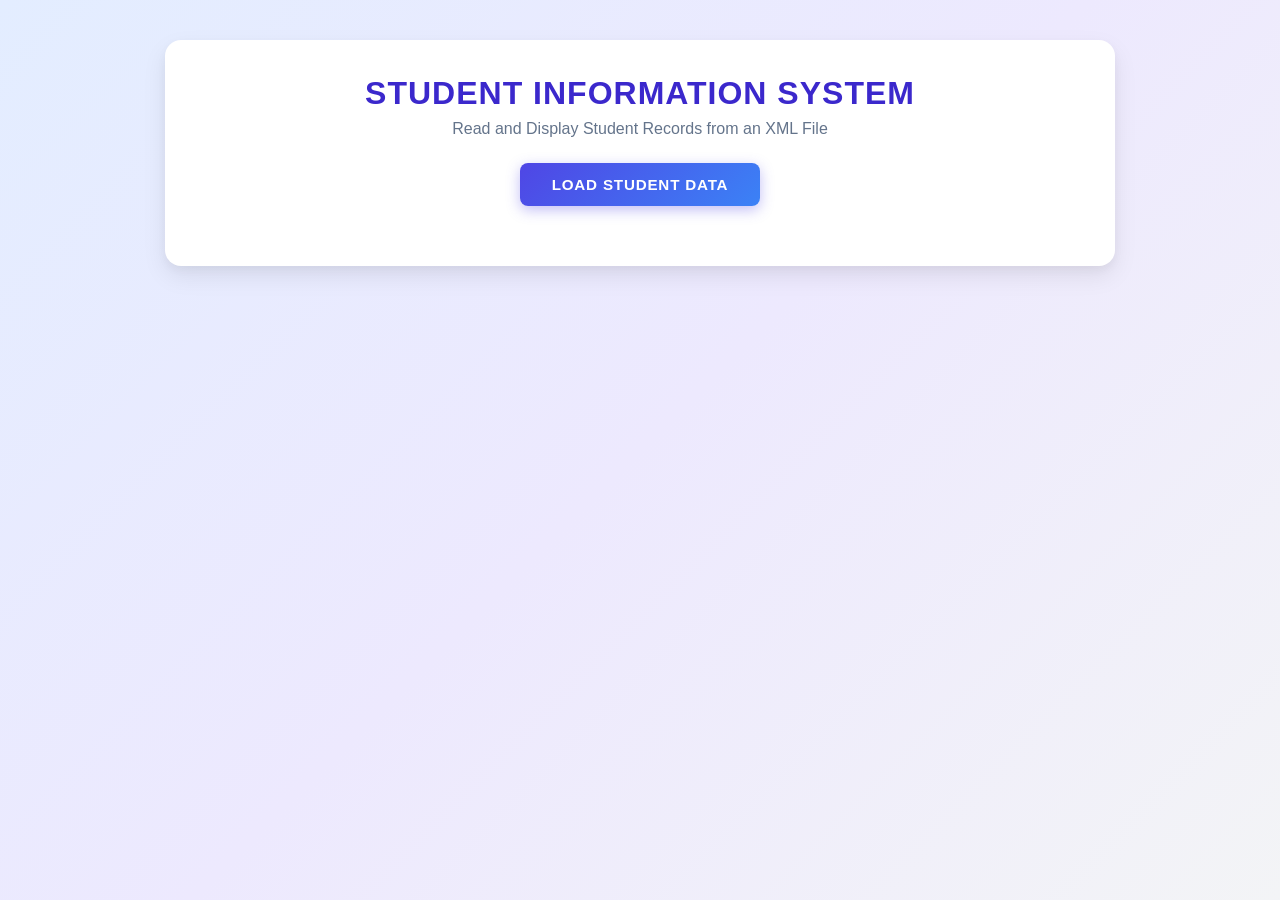
<file: lab9/Lab-9-XML-Data/index.html>
<!DOCTYPE html>
<html lang="en">
<head>
    <meta charset="UTF-8">
    <meta name="viewport" content="width=device-width, initial-scale=1.0">
    <title>Student Information System - Lab 9</title>
    <!-- External CSS link -->
    <link rel="stylesheet" href="style.css">
</head>
<body>

    <div class="container">
        <!-- Header Section -->
        <header class="header">
            <h1 class="main-heading">STUDENT INFORMATION SYSTEM</h1>
            <p class="subtitle">Read and Display Student Records from an XML File</p>
        </header>

        <!-- Control Action Section -->
        <section class="controls">
            <button id="loadBtn" class="btn-primary" type="button">LOAD STUDENT DATA</button>
        </section>

        <!-- Status & Notification Message Section -->
        <div id="statusMessage" class="status-message" aria-live="polite"></div>

        <!-- Table Display Section (Responsive Wrapper) -->
        <div id="tableWrapper" class="table-wrapper hidden">
            <table class="student-table" id="studentTable">
                <thead>
                    <tr>
                        <th>ID</th>
                        <th>Name</th>
                        <th>Gender</th>
                        <th>Course</th>
                        <th>Email</th>
                        <th>City</th>
                    </tr>
                </thead>
                <tbody id="studentTableBody">
                    <!-- Dynamic rows will be inserted here by JavaScript -->
                </tbody>
            </table>
        </div>
    </div>

    <!-- External JavaScript -->
    <script src="script.js"></script>
</body>
</html>
</file>
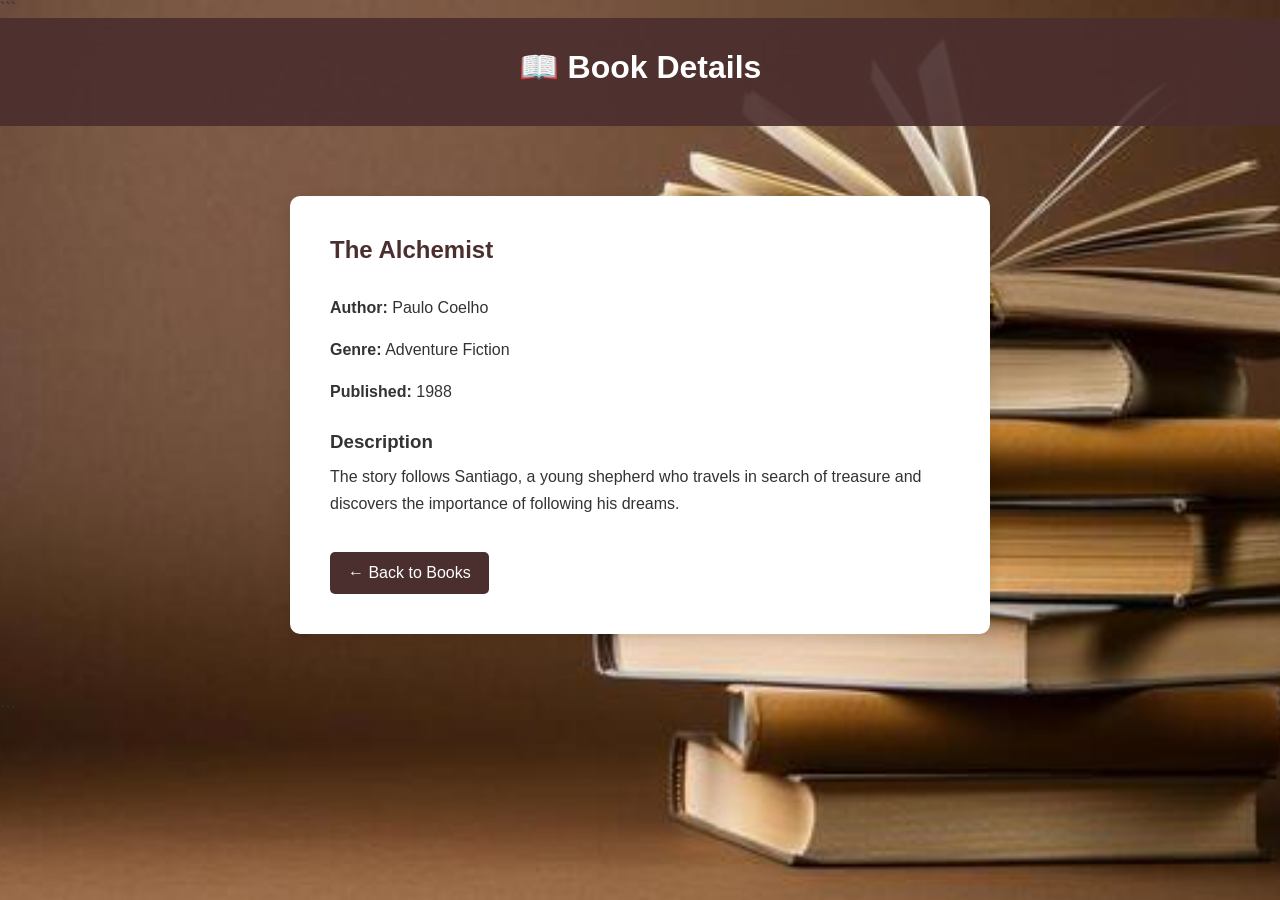
<file: lab1/alchemist.html>
<!DOCTYPE html>

<html lang="en">
<head>
    <meta charset="UTF-8">
    <meta name="viewport" content="width=device-width, initial-scale=1.0">
    <title>The Alchemist</title>
    <link rel="stylesheet" href="style.css">
</head>
<body style="background-image: url('stackofbooks.jpg'); background-size: cover; background-position: center; background-repeat: no-repeat; background-attachment: fixed; min-height: 100vh;">

```
<header>
    <h1>📖 Book Details</h1>
</header>

<main>

    <div class="details-card">

        <h2>The Alchemist</h2>

        <p><strong>Author:</strong> Paulo Coelho</p>

        <p><strong>Genre:</strong> Adventure Fiction</p>

        <p><strong>Published:</strong> 1988</p>

        <h3>Description</h3>

        <p>
            The story follows Santiago, a young shepherd who
            travels in search of treasure and discovers the
            importance of following his dreams.
        </p>

        <a href="index.html" class="back-button">
            ← Back to Books
        </a>

    </div>

</main>
```

</body>
</html>
</file>
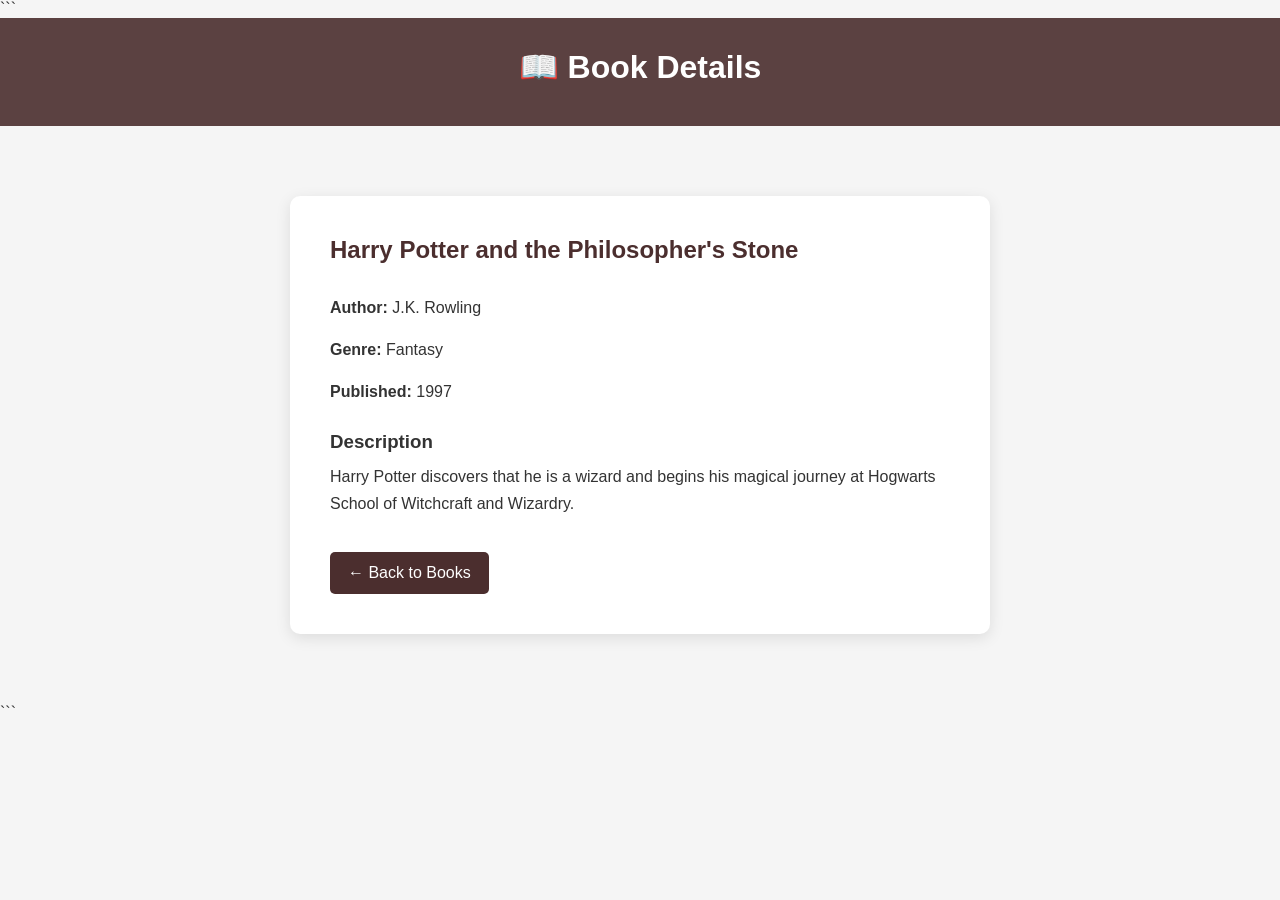
<file: lab1/harry-potter.html>
<!DOCTYPE html>

<html lang="en">
<head>
    <meta charset="UTF-8">
    <meta name="viewport" content="width=device-width, initial-scale=1.0">
    <title>Harry Potter</title>
    <link rel="stylesheet" href="style.css">
</head>
<body>

```
<header>
    <h1>📖 Book Details</h1>
</header>

<main>

    <div class="details-card">

        <h2>Harry Potter and the Philosopher's Stone</h2>

        <p><strong>Author:</strong> J.K. Rowling</p>

        <p><strong>Genre:</strong> Fantasy</p>

        <p><strong>Published:</strong> 1997</p>

        <h3>Description</h3>

        <p>
            Harry Potter discovers that he is a wizard and begins
            his magical journey at Hogwarts School of Witchcraft
            and Wizardry.
        </p>

        <a href="index.html" class="back-button">
            ← Back to Books
        </a>

    </div>

</main>
```

</body>
</html>
</file>
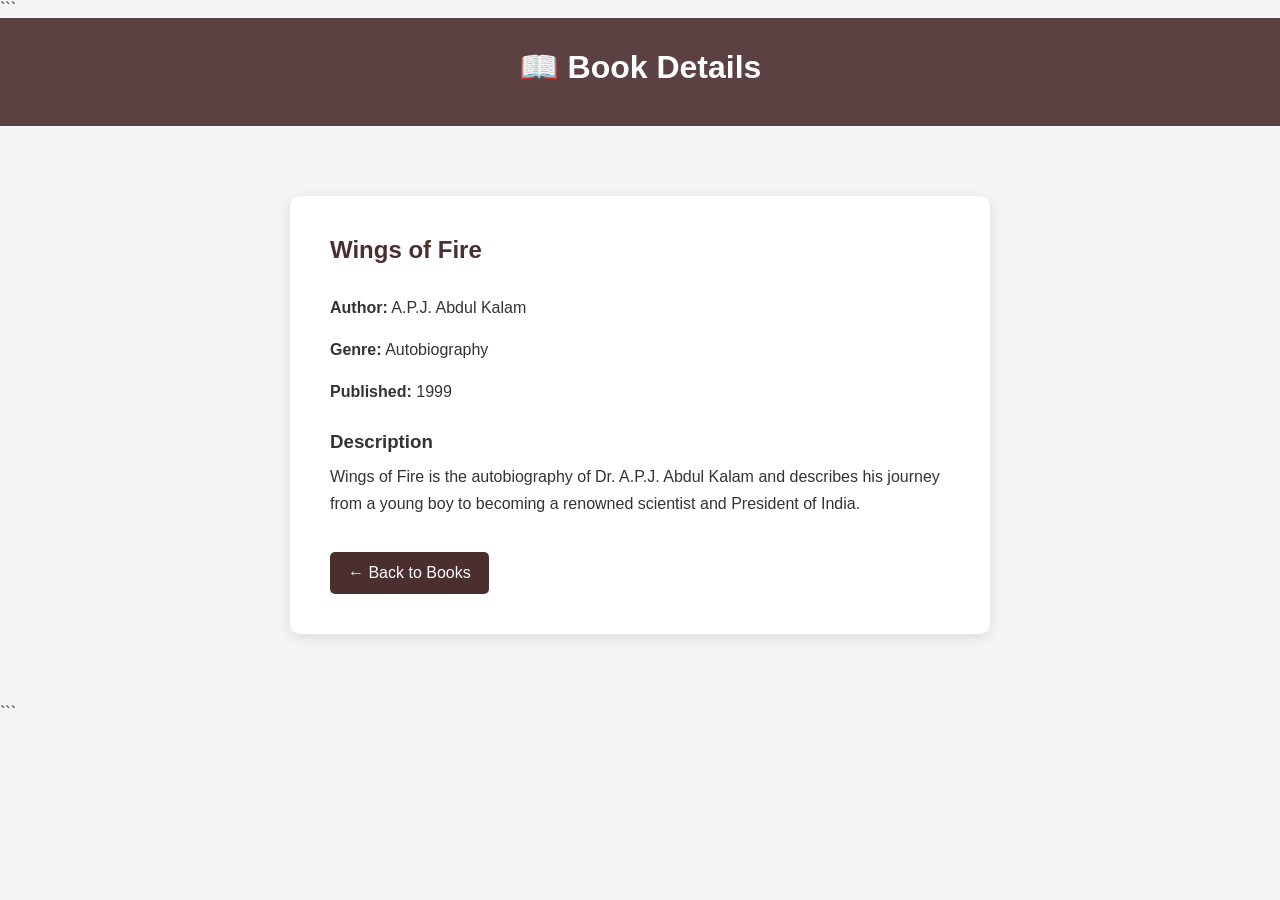
<file: lab1/wings-of-fire.html>
<!DOCTYPE html>

<html lang="en">
<head>
    <meta charset="UTF-8">
    <meta name="viewport" content="width=device-width, initial-scale=1.0">
    <title>Wings of Fire</title>
    <link rel="stylesheet" href="style.css">
</head>
<body>

```
<header>
    <h1>📖 Book Details</h1>
</header>

<main>

    <div class="details-card">

        <h2>Wings of Fire</h2>

        <p><strong>Author:</strong> A.P.J. Abdul Kalam</p>

        <p><strong>Genre:</strong> Autobiography</p>

        <p><strong>Published:</strong> 1999</p>

        <h3>Description</h3>

        <p>
            Wings of Fire is the autobiography of Dr. A.P.J.
            Abdul Kalam and describes his journey from a young
            boy to becoming a renowned scientist and President
            of India.
        </p>

        <a href="index.html" class="back-button">
            ← Back to Books
        </a>

    </div>

</main>
```

</body>
</html>
</file>
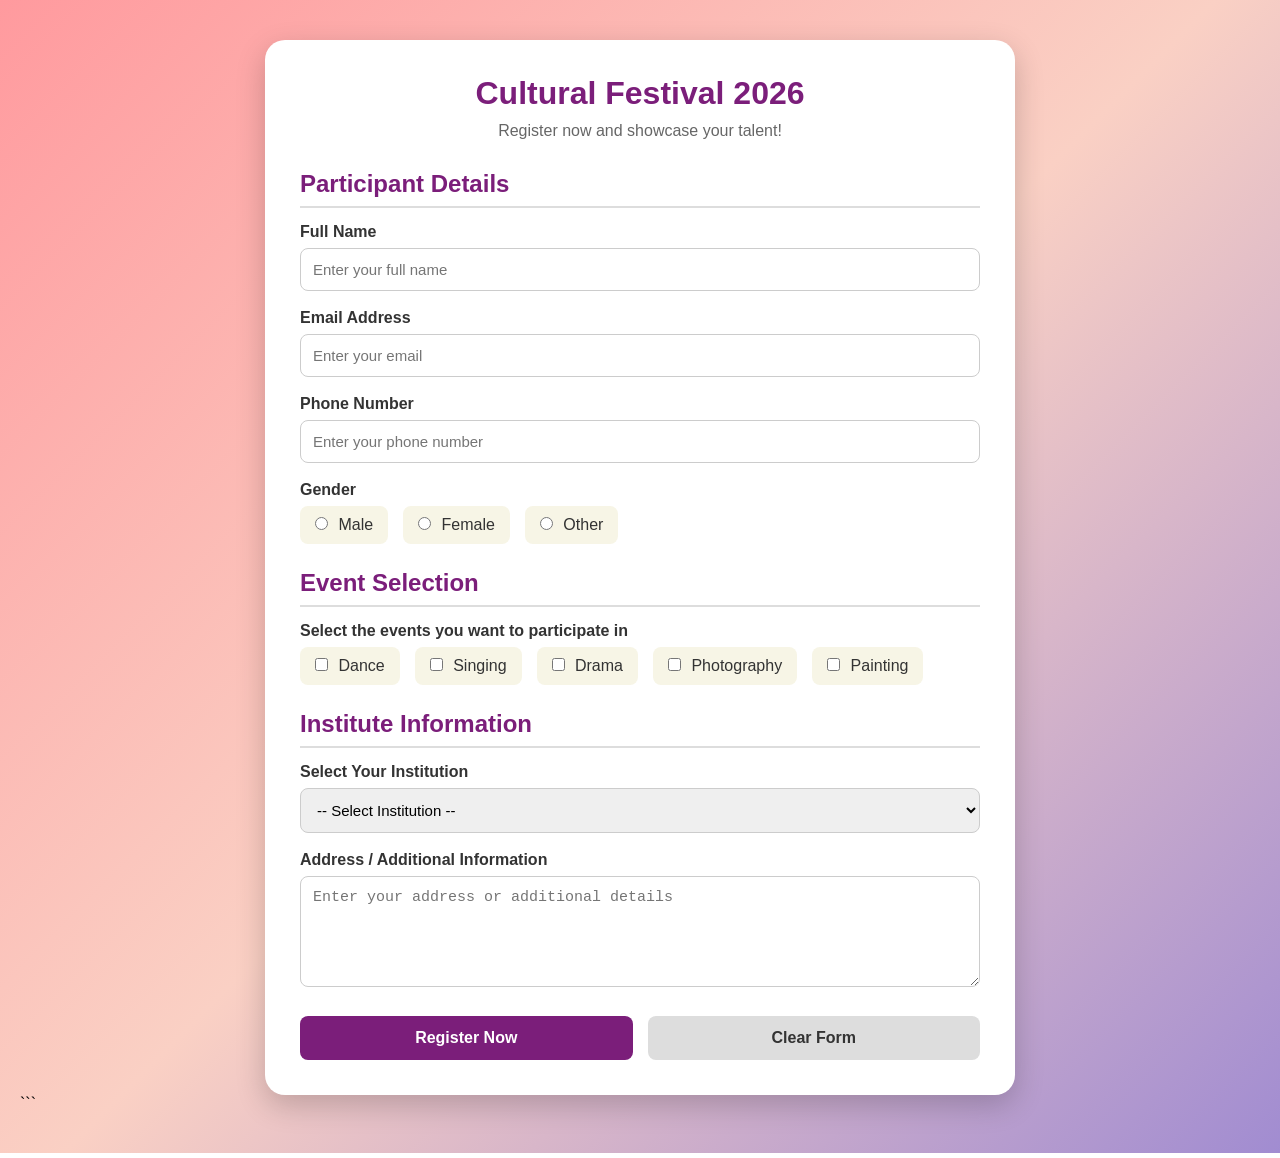
<file: lab3/main.html>
<!DOCTYPE html>
<html lang="en">
<head>
    <meta charset="UTF-8">
    <meta name="viewport" content="width=device-width, initial-scale=1.0">

    <title>Cultural Festival Registration</title>

    <style>
        * {
            margin: 0;
            padding: 0;
            box-sizing: border-box;
        }

        body {
            font-family: Arial, sans-serif;
            background: linear-gradient(135deg, #ff9a9e, #fad0c4, #a18cd1);
            min-height: 100vh;
            padding: 40px 20px;
        }

        .container {
            max-width: 750px;
            margin: auto;
            background: white;
            padding: 35px;
            border-radius: 20px;
            box-shadow: 0 10px 30px rgba(0,0,0,0.2);
        }

        h1 {
            text-align: center;
            color: #7b1e7a;
            margin-bottom: 10px;
        }

        .subtitle {
            text-align: center;
            color: #666;
            margin-bottom: 30px;
        }

        h2 {
            color: #7b1e7a;
            margin-bottom: 15px;
            border-bottom: 2px solid #ddd;
            padding-bottom: 8px;
        }

        .form-group {
            margin-bottom: 18px;
        }

        label {
            font-weight: bold;
            display: block;
            margin-bottom: 7px;
            color: #333;
        }

        input[type="text"],
        input[type="email"],
        input[type="tel"],
        select,
        textarea {
            width: 100%;
            padding: 12px;
            border: 1px solid #ccc;
            border-radius: 8px;
            font-size: 15px;
        }

        input:focus,
        select:focus,
        textarea:focus {
            outline: none;
            border-color: #7b1e7a;
            box-shadow: 0 0 5px rgba(123, 30, 122, 0.4);
        }

        .options {
            display: flex;
            flex-wrap: wrap;
            gap: 15px;
        }

        .options label {
            font-weight: normal;
            background: #f7f5e6;
            padding: 10px 15px;
            border-radius: 8px;
            cursor: pointer;
        }

        .options input {
            margin-right: 6px;
        }

        textarea {
            resize: vertical;
        }

        .buttons {
            display: flex;
            gap: 15px;
            margin-top: 25px;
        }

        input[type="submit"],
        input[type="reset"] {
            flex: 1;
            padding: 13px;
            border: none;
            border-radius: 8px;
            font-size: 16px;
            font-weight: bold;
            cursor: pointer;
        }

        input[type="submit"] {
            background-color: #7b1e7a;
            color: white;
        }

        input[type="reset"] {
            background-color: #ddd;
            color: #333;
        }

        input[type="submit"]:hover {
            background-color: #5e155d;
        }

        input[type="reset"]:hover {
            background-color: #bbb;
        }

        @media (max-width: 600px) {
            .container {
                padding: 25px;
            }

            .buttons {
                flex-direction: column;
            }
        }
    </style>
</head>

<body>

    <div class="container">

        <h1>Cultural Festival 2026 </h1>
        <p class="subtitle">
            Register now and showcase your talent!
        </p>

        <form>

            <h2>Participant Details</h2>

            <div class="form-group">
                <label>Full Name</label>
                <input type="text" name="fullname"
                       placeholder="Enter your full name" required>
            </div>

            <div class="form-group">
                <label>Email Address</label>
                <input type="email" name="email"
                       placeholder="Enter your email" required>
            </div>

            <div class="form-group">
                <label>Phone Number</label>
                <input type="tel" name="phone"
                       placeholder="Enter your phone number" required>
            </div>

            <div class="form-group">
                <label>Gender</label>

                <div class="options">
                    <label>
                        <input type="radio" name="gender" value="Male">
                        Male
                    </label>

                    <label>
                        <input type="radio" name="gender" value="Female">
                        Female
                    </label>

                    <label>
                        <input type="radio" name="gender" value="Other">
                        Other
                    </label>
                </div>
            </div>


            <h2>Event Selection</h2>

            <div class="form-group">
                <label>Select the events you want to participate in</label>

                <div class="options">
                    <label>
                        <input type="checkbox" name="events" value="Dance">
                         Dance
                    </label>

                    <label>
                        <input type="checkbox" name="events" value="Singing">
                        Singing
                    </label>

                    <label>
                        <input type="checkbox" name="events" value="Drama">
                        Drama
                    </label>

                    <label>
                        <input type="checkbox" name="events" value="Photography">
                        Photography
                    </label>

                    <label>
                        <input type="checkbox" name="events" value="Painting">
                        Painting
                    </label>
                </div>
            </div>


            <h2>Institute Information</h2>

            <div class="form-group">
                <label>Select Your Institution</label>

                <select name="institution" required>
                    <option value="">-- Select Institution --</option>
                    <option>Jain University</option>
                    <option>Bangalore University</option>
                    <option>Christ University</option>
                    <option>VTU</option>
                    <option>Other</option>
                </select>
            </div>

            <div class="form-group">
                <label>Address / Additional Information</label>

                <textarea name="address"
                          rows="5"
                          placeholder="Enter your address or additional details"></textarea>
            </div>


            <div class="buttons">
                <input type="submit" value="Register Now">
                <input type="reset" value="Clear Form">
            </div>

        </form>

    </div>

</body>
</html>
```
</file>
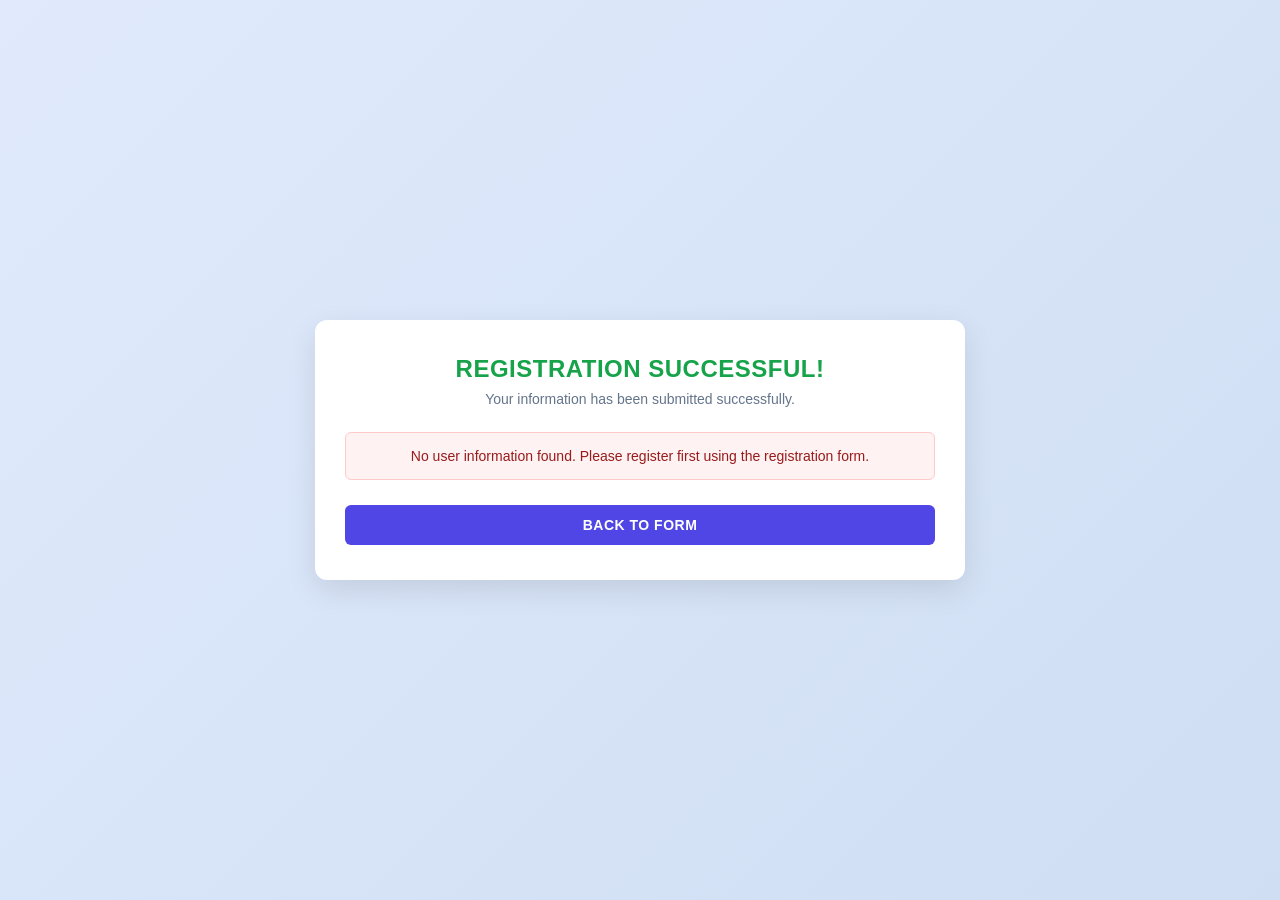
<file: LAB8/display.html>
<!DOCTYPE html>
<html lang="en">
<head>
    <meta charset="UTF-8">
    <meta name="viewport" content="width=device-width, initial-scale=1.0">
    <!-- Browser Title -->
    <title>Lab 8 – User Information Form</title>
    <!-- External CSS -->
    <link rel="stylesheet" href="style.css">
</head>
<body>

    <!-- Main Container Card -->
    <div class="container">
        
        <!-- Success Header -->
        <header class="display-header">
            <h1 class="success-title">REGISTRATION SUCCESSFUL!</h1>
            <p class="subtitle">Your information has been submitted successfully.</p>
        </header>

        <!-- Message shown if no user information is stored -->
        <div id="noDataMessage" class="alert-box" style="display: none;">
            <p>No user information found. Please register first using the registration form.</p>
        </div>

        <!-- Table Container -->
        <div id="tableContainer">
            <table class="info-table" id="userTable">
                <thead>
                    <tr>
                        <th>Field</th>
                        <th>User Information</th>
                    </tr>
                </thead>
                <tbody>
                    <tr>
                        <td>Full Name</td>
                        <td id="displayName">-</td>
                    </tr>
                    <tr>
                        <td>Gender</td>
                        <td id="displayGender">-</td>
                    </tr>
                    <tr>
                        <td>Mobile Number</td>
                        <td id="displayMobile">-</td>
                    </tr>
                    <tr>
                        <td>Email Address</td>
                        <td id="displayEmail">-</td>
                    </tr>
                    <tr>
                        <td>City</td>
                        <td id="displayCity">-</td>
                    </tr>
                    <tr>
                        <td>State</td>
                        <td id="displayState">-</td>
                    </tr>
                    <tr>
                        <td>Country</td>
                        <td id="displayCountry">-</td>
                    </tr>
                </tbody>
            </table>
        </div>

        <!-- Action Buttons -->
        <div class="button-group">
            <button type="button" id="backBtn" class="btn btn-primary">BACK TO FORM</button>
            <button type="button" id="clearBtn" class="btn btn-danger">CLEAR INFORMATION</button>
        </div>

    </div>

    <!-- External JavaScript -->
    <script src="script.js"></script>
</body>
</html>
</file>
<file: style.css>
* {
    margin: 0;
    padding: 0;
    box-sizing: border-box;
}

/* Body with Chelsea Logo Background */

body {
    font-family: Arial, sans-serif;
    background-color: #f4f4f4;
    color: #222;

    background-image:
        linear-gradient(
            rgba(255, 255, 255, 0.92),
            rgba(255, 255, 255, 0.92)
        ),
        url("download.png");

    background-repeat: no-repeat;
    background-position: center;
    background-size: 500px;
    background-attachment: fixed;
}


/* Header */

header {
    background-color: #010a14;
    color: white;
    text-align: center;
    padding: 30px;
}

header h1 {
    font-size: 38px;
    letter-spacing: 2px;
}

header p {
    margin-top: 10px;
    font-size: 18px;
    font-style: italic;
}


/* Navigation */

nav {
    background-color: #001f5b;
    text-align: center;
    padding: 15px;
}

nav a {
    color: rgb(246, 242, 242);
    text-decoration: none;
    margin: 20px;
    font-size: 17px;
}

nav a:hover {
    color: #ffd700;
}


/* Product Section */

.product {
    max-width: 1000px;
    margin: 50px auto;
    background-color: rgba(255, 255, 255, 0.95);

    display: flex;
    padding: 30px;

    border-radius: 15px;

    box-shadow: 0 5px 20px rgba(0, 0, 0, 0.2);

    gap: 40px;
}


/* Product Image */

.image-section {
    width: 50%;
}

.image-section img {
    width: 100%;
    border-radius: 10px;
}


/* Product Details */

.product-details {
    width: 50%;
}

.product-details h2 {
    color: #5578a0;
    font-size: 32px;
    margin-bottom: 15px;
}


/* Tagline */

.tagline {
    color: #034694;
    font-size: 20px;
    font-weight: bold;
    margin-bottom: 20px;
}


/* Description */

.description {
    line-height: 1.7;
    font-size: 16px;
    margin-bottom: 20px;
}


/* Price */

.product-details h3 {
    color: #008000;
    font-size: 30px;
    margin-bottom: 15px;
}


/* Offer */

.offer {
    background-color: #fff3cd;
    color: #d35400;
    padding: 12px;
    font-weight: bold;
    margin-bottom: 20px;
}


/* Sizes */

.sizes h4 {
    margin-bottom: 10px;
    font-size: 18px;
}

.sizes button {
    padding: 10px 15px;
    margin-right: 8px;

    border: 2px solid #034694;

    background-color: white;

    color: #034694;

    font-weight: bold;

    cursor: pointer;
}

.sizes button:hover {
    background-color: #034694;
    color: white;
}


/* Buy Button */

.buy-btn {
    margin-top: 25px;

    padding: 15px 40px;

    background-color: #034694;

    color: white;

    border: none;

    font-size: 18px;

    font-weight: bold;

    cursor: pointer;

    border-radius: 5px;
}

.buy-btn:hover {
    background-color: #001f5b;
}


/* Features */

.features {
    display: flex;

    justify-content: center;

    gap: 30px;

    text-align: center;

    margin: 40px 20px;
}

.features div {
    background-color: rgba(255, 255, 255, 0.95);

    padding: 25px;

    width: 250px;

    border-radius: 10px;

    box-shadow: 0 3px 10px rgba(0, 0, 0, 0.1);
}

.features h3 {
    color: #02162d;
    margin-bottom: 10px;
}


/* Footer */

footer {
    background-color: #010610;

    color: white;

    text-align: center;

    padding: 20px;

    margin-top: 40px;
}


/* Responsive Design */

@media(max-width: 768px) {

    .product {
        flex-direction: column;
    }

    .image-section,
    .product-details {
        width: 100%;
    }

    .features {
        flex-direction: column;
        align-items: center;
    }

    nav a {
        display: inline-block;
        margin: 8px;
    }

    body {
        background-size: 300px;
    }
}
</file>
<file: lab1/style.css>
* {
  margin: 0;
  padding: 0;
  box-sizing: border-box;
  }

/* General Body Style */
body {
font-family: Arial, sans-serif;
background-color: #f5f5f5;
color: #333;
}

/* Home Page Background Image */
.home-page {
background-image: url('stackofbooks.jpg');
background-size: cover;
background-position: center;
background-repeat: no-repeat;
background-attachment: fixed;
min-height: 100vh;
}

/* Header */
header {
background-color: rgba(75, 46, 46, 0.9);
color: white;
text-align: center;
padding: 30px;
}

header h1 {
margin-bottom: 10px;
}

/* Main Content */
main {
width: 90%;
max-width: 1000px;
margin: 30px auto;
padding: 40px 20px;
}

/* Home Page Main Background */
.home-page main {
background-color: rgba(255, 255, 255, 0.85);
border-radius: 15px;
}

main h2 {
text-align: center;
margin-bottom: 30px;
color: #4b2e2e;
}

/* Book Container */
.book-container {
display: flex;
justify-content: center;
gap: 20px;
flex-wrap: wrap;
}

/* Book Cards */
.book-card {
background-color: rgba(255, 255, 255, 0.95);
width: 250px;
padding: 25px;
text-decoration: none;
color: #333;
border-radius: 10px;
box-shadow: 0 4px 10px rgba(0, 0, 0, 0.2);
transition: 0.3s;
}

.book-card:hover {
transform: translateY(-8px);
box-shadow: 0 8px 20px rgba(0, 0, 0, 0.3);
}

.book-card h3 {
color: #4b2e2e;
margin-bottom: 10px;
}

.book-card p {
margin-bottom: 20px;
}

/* View Details Button */
.book-card span {
display: inline-block;
background-color: #4b2e2e;
color: white;
padding: 10px;
border-radius: 5px;
}

/* Book Details Page */
.details-card {
background-color: white;
max-width: 700px;
margin: auto;
padding: 40px;
border-radius: 10px;
box-shadow: 0 4px 15px rgba(0, 0, 0, 0.1);
}

.details-card h2 {
color: #4b2e2e;
text-align: left;
}

.details-card h3 {
margin-top: 25px;
margin-bottom: 10px;
}

.details-card p {
line-height: 1.7;
margin-bottom: 15px;
}

/* Back Button */
.back-button {
display: inline-block;
margin-top: 20px;
padding: 12px 18px;
background-color: #4b2e2e;
color: white;
text-decoration: none;
border-radius: 5px;
}

.back-button:hover {
background-color: #333;
}

/* Footer */
footer {
background-color: rgba(51, 51, 51, 0.9);
color: white;
text-align: center;
padding: 20px;
}

/* Mobile Responsive Design */
@media (max-width: 600px) {

```
main {
    width: 95%;
    padding: 25px 15px;
}

.book-card {
    width: 100%;
}

.details-card {
    padding: 25px;
}

header {
    padding: 20px;
}
```

}
</file>
<file: LAB2/style.css>
* {
    margin: 0;
    padding: 0;
    box-sizing: border-box;
}

body {
    font-family: Arial, sans-serif;
    background-color: #f4f4f4;
    color: #333;
}

header {
    background-color: #ed0808;
    color: white;
    text-align: center;
    padding: 30px;
}

header h1 {
    margin-bottom: 10px;
    font-size: 32px;
}

main {
    width: 90%;
    margin: 40px auto;
}

main h2 {
    text-align: center;
    margin-bottom: 25px;
    color: #4b2e2e;
}

table {
    width: 100%;
    border-collapse: collapse;
    background-color: white;
    box-shadow: 0 4px 10px rgba(0, 0, 0, 0.1);
}

th {
    background-color: #312e4b;
    color: white;
    padding: 15px;
    text-align: center;
}

td {
    padding: 12px;
    text-align: center;
    border-bottom: 1px solid #ddd;
}

tr:nth-child(even) {
    background-color: #f2f2f2;
}

tr:hover {
    background-color: #e8dada;
}
</file>
<file: lab6/style.css>
/* ========================================================
   KATHMANDU TRAVEL DESTINATION WEBPAGE STYLESHEET
   Course: HTML Lab 6 Practical
   Author: Travel Guide Project
   ======================================================== */

/* --------------------------------------------------------
   1. GLOBAL RESET & BASE STYLES
   -------------------------------------------------------- */
* {
    margin: 0;
    padding: 0;
    box-sizing: border-box;
}

body {
    font-family: 'Segoe UI', Arial, Helvetica, sans-serif;
    line-height: 1.6;
    color: #2c2c2c;

    /* Background image of Kathmandu Valley with required CSS properties */
    background-image: linear-gradient(rgba(0, 0, 0, 0.45), rgba(0, 0, 0, 0.45)),
                      url('images/kathmandu-valley.jpg');
    background-size: cover;
    background-position: center;
    background-repeat: no-repeat;
    background-attachment: fixed;
    background-color: #3b1414; /* Fallback warm dark red color */

    padding: 20px 10px;
}

/* --------------------------------------------------------
   2. MAIN CONTAINER
   -------------------------------------------------------- */
.page-container {
    max-width: 1050px;
    margin: 0 auto;
}

/* --------------------------------------------------------
   3. MAIN HEADER & HEADINGS
   -------------------------------------------------------- */
.main-header {
    text-align: center;
    padding: 35px 20px;
    margin-bottom: 25px;
    background-color: rgba(128, 0, 0, 0.88); /* Deep Crimson / Dark Red */
    border: 3px solid #f1c40f; /* Golden yellow decorative border */
    border-radius: 12px;
    box-shadow: 0 8px 20px rgba(0, 0, 0, 0.6);
}

.main-title {
    font-family: 'Georgia', 'Times New Roman', serif;
    font-size: 2.5rem;
    font-weight: 800;
    color: #ffffff; /* Crisp white text color */
    letter-spacing: 2px;
    margin-bottom: 10px;
    text-shadow: 3px 3px 6px rgba(0, 0, 0, 0.9), 0 0 15px rgba(241, 196, 15, 0.7); /* Golden/Dark text shadow */
}

.subtitle {
    font-size: 1.15rem;
    color: #f7d794; /* Warm golden text color */
    font-weight: 500;
    letter-spacing: 1px;
}

/* --------------------------------------------------------
   4. CONTENT BOXES (Reusable Card Section)
   -------------------------------------------------------- */
.content-box {
    background-color: rgba(255, 255, 255, 0.94); /* Light semi-transparent background */
    border: 2px solid #800000; /* Dark red border */
    border-radius: 10px;
    padding: 28px;
    margin-bottom: 25px;
    box-shadow: 0 6px 15px rgba(0, 0, 0, 0.35);
}

/* Center-aligned Section Titles with decorative bottom borders */
.section-title {
    font-family: 'Georgia', 'Times New Roman', serif;
    font-size: 1.8rem;
    color: #800000; /* Dark red heading color */
    text-align: center;
    margin-bottom: 20px;
    padding-bottom: 10px;
    border-bottom: 2px solid #f1c40f; /* Golden yellow accent line */
    letter-spacing: 1.5px;
    text-transform: uppercase;
}

/* --------------------------------------------------------
   5. INTRODUCTION SECTION
   -------------------------------------------------------- */
.intro-text {
    font-size: 1.15rem;
    line-height: 1.8;
    color: #333333;
    text-align: justify;
    padding: 10px;
    background-color: rgba(254, 249, 231, 0.6); /* Subtle cream background */
    border-left: 5px solid #800000; /* Decorative left border accent */
    border-radius: 4px;
}

/* --------------------------------------------------------
   6. FAMOUS ATTRACTIONS (Grid & Hover Effects)
   -------------------------------------------------------- */
.places-grid {
    display: flex;
    flex-wrap: wrap;
    gap: 20px;
    justify-content: space-between;
}

.place-card {
    flex: 1 1 calc(50% - 20px);
    background-color: #ffffff;
    border: 2px solid #c0392b; /* Vibrant red border */
    border-radius: 8px;
    padding: 20px;
    box-shadow: 0 4px 10px rgba(0, 0, 0, 0.12);
    /* Smooth transition for hover effects */
    transition: transform 0.3s ease, box-shadow 0.3s ease, border-color 0.3s ease, background-color 0.3s ease;
}

/* CSS Only Hover Effect on Attraction Cards */
.place-card:hover {
    transform: translateY(-6px);
    background-color: #fff9f0; /* Gentle golden-cream highlight on hover */
    border-color: #f39c12; /* Golden border on hover */
    box-shadow: 0 8px 18px rgba(128, 0, 0, 0.3);
    cursor: pointer;
}

.place-name {
    font-size: 1.3rem;
    color: #800000; /* Dark red heading for attraction */
    margin-bottom: 8px;
    border-bottom: 1px dashed #d68910;
    padding-bottom: 5px;
}

.place-photo {
    margin: -20px -20px 16px;
    overflow: hidden;
    border-radius: 6px 6px 0 0;
    background-color: #f7f1e5;
}

.place-photo img {
    display: block;
    width: 100%;
    height: 220px;
    object-fit: cover;
}

.place-photo figcaption {
    padding: 6px 12px;
    font-size: 0.75rem;
    line-height: 1.4;
    color: #555555;
}

.place-photo a {
    color: #6b1f1f;
}

.place-desc {
    font-size: 1rem;
    color: #4a4a4a;
    line-height: 1.5;
}

/* --------------------------------------------------------
   7. CULTURE AND LOCAL FOOD
   -------------------------------------------------------- */
.experience-grid {
    display: flex;
    flex-wrap: wrap;
    gap: 20px;
}

.experience-card {
    flex: 1 1 calc(50% - 20px);
    background-color: #ffffff;
    border: 2px solid #d4ac0d; /* Golden yellow border */
    border-radius: 8px;
    padding: 20px;
    box-shadow: 0 3px 8px rgba(0, 0, 0, 0.1);
}

.sub-heading {
    font-size: 1.3rem;
    color: #922b21; /* Rich maroon heading */
    margin-bottom: 12px;
    border-bottom: 2px solid #800000;
    padding-bottom: 4px;
}

.custom-list {
    list-style-type: square;
    padding-left: 22px;
}

.custom-list li {
    margin-bottom: 10px;
    font-size: 1rem;
    color: #333333;
}

/* --------------------------------------------------------
   8. BEST TIME TO VISIT
   -------------------------------------------------------- */
.time-card {
    background-color: #eafaf1; /* Soft peaceful green tint representing fresh weather */
    border: 2px solid #27ae60; /* Fresh emerald border */
    border-radius: 8px;
    padding: 20px;
    text-align: center;
}

.time-text {
    font-size: 1.12rem;
    font-weight: 500;
    color: #1e4620;
    line-height: 1.7;
}

/* --------------------------------------------------------
   9. FOOTER SECTION
   -------------------------------------------------------- */
.main-footer {
    text-align: center;
    padding: 25px 20px;
    background-color: rgba(128, 0, 0, 0.92); /* Dark red background */
    border: 3px solid #f1c40f; /* Golden yellow border */
    border-radius: 10px;
    box-shadow: 0 6px 16px rgba(0, 0, 0, 0.4);
}

.footer-quote {
    font-size: 1.1rem;
    font-style: italic;
    font-weight: 600;
    color: #f7d794; /* Golden yellow text */
    margin-bottom: 8px;
}

.footer-copyright {
    font-size: 0.95rem;
    color: #ffffff; /* White text */
    letter-spacing: 1px;
}

.footer-copyright a {
    color: #f7d794;
}

/* --------------------------------------------------------
   10. RESPONSIVE DESIGN (FOR SMALL SCREENS & MOBILE)
   -------------------------------------------------------- */
@media (max-width: 768px) {
    .main-title {
        font-size: 1.8rem;
    }

    .place-card,
    .experience-card {
        flex: 1 1 100%; /* Single column on mobile devices */
    }

    .content-box {
        padding: 18px;
    }
}
</file>
<file: lab7/style.css>
/* ========================================================
   Lab 7 – Mathematical Calculator Stylesheet (style.css)
   ======================================================== */

/* CSS Reset & Global Settings */
* {
    margin: 0;
    padding: 0;
    box-sizing: border-box;
    font-family: 'Segoe UI', Tahoma, Geneva, Verdana, sans-serif;
}

/* Page Body - Centering the Calculator with a Light Background */
body {
    min-height: 100vh;
    display: flex;
    justify-content: center;
    align-items: center;
    background: linear-gradient(135deg, #eef2f7 0%, #e2e8f0 100%);
    padding: 20px;
    color: #1e293b;
}

/* Calculator Card Container */
.calculator-card {
    background-color: #ffffff;
    width: 100%;
    max-width: 480px;
    border-radius: 18px;
    box-shadow: 0 12px 35px rgba(0, 0, 0, 0.08), 0 4px 12px rgba(0, 0, 0, 0.04);
    padding: 35px 30px;
    transition: transform 0.2s ease, box-shadow 0.2s ease;
}

/* Header Section */
.header {
    text-align: center;
    margin-bottom: 25px;
}

.main-title {
    font-size: 1.55rem;
    font-weight: 800;
    letter-spacing: 0.5px;
    color: #0f172a;
    margin-bottom: 6px;
    text-transform: uppercase;
}

.subtitle {
    font-size: 0.95rem;
    color: #64748b;
    font-weight: 500;
}

/* Form & Input Groups */
.calculator-form {
    display: flex;
    flex-direction: column;
    gap: 18px;
}

.input-group {
    display: flex;
    flex-direction: column;
    gap: 8px;
}

.input-group label {
    font-size: 0.9rem;
    font-weight: 600;
    color: #334155;
}

.input-group input {
    width: 100%;
    padding: 12px 16px;
    font-size: 1rem;
    border: 1.5px solid #cbd5e1;
    border-radius: 10px;
    outline: none;
    background-color: #f8fafc;
    color: #0f172a;
    transition: border-color 0.2s ease, box-shadow 0.2s ease;
}

.input-group input:focus {
    border-color: #2563eb;
    background-color: #ffffff;
    box-shadow: 0 0 0 3px rgba(37, 99, 235, 0.15);
}

.input-group input::placeholder {
    color: #94a3b8;
}

/* Operation Buttons Grid */
.buttons-grid {
    display: grid;
    grid-template-columns: 1fr 1fr;
    gap: 12px;
    margin-top: 8px;
}

/* Common Button Styles */
.btn {
    padding: 13px 14px;
    font-size: 0.95rem;
    font-weight: 700;
    color: #ffffff;
    border: none;
    border-radius: 10px;
    cursor: pointer;
    letter-spacing: 0.5px;
    transition: all 0.2s ease-in-out;
    box-shadow: 0 4px 10px rgba(0, 0, 0, 0.08);
}

.btn:active {
    transform: translateY(1px);
    box-shadow: 0 2px 5px rgba(0, 0, 0, 0.1);
}

/* Specific Colors for Operation Buttons */
/* 1. Addition: Green */
.btn-add {
    background: linear-gradient(135deg, #22c55e, #16a34a);
}
.btn-add:hover {
    background: linear-gradient(135deg, #16a34a, #15803d);
    transform: translateY(-2px);
    box-shadow: 0 6px 14px rgba(22, 163, 74, 0.3);
}

/* 2. Subtraction: Blue */
.btn-sub {
    background: linear-gradient(135deg, #3b82f6, #2563eb);
}
.btn-sub:hover {
    background: linear-gradient(135deg, #2563eb, #1d4ed8);
    transform: translateY(-2px);
    box-shadow: 0 6px 14px rgba(37, 99, 235, 0.3);
}

/* 3. Multiplication: Purple */
.btn-mul {
    background: linear-gradient(135deg, #8b5cf6, #7c3aed);
}
.btn-mul:hover {
    background: linear-gradient(135deg, #7c3aed, #6d28d9);
    transform: translateY(-2px);
    box-shadow: 0 6px 14px rgba(124, 58, 237, 0.3);
}

/* 4. Division: Orange */
.btn-div {
    background: linear-gradient(135deg, #f97316, #ea580c);
}
.btn-div:hover {
    background: linear-gradient(135deg, #ea580c, #c2410c);
    transform: translateY(-2px);
    box-shadow: 0 6px 14px rgba(234, 88, 12, 0.3);
}

/* Reset / Clear Button */
.reset-wrapper {
    margin-top: 4px;
}

.btn-reset {
    width: 100%;
    background-color: #f1f5f9;
    color: #475569;
    font-size: 0.9rem;
    font-weight: 600;
    padding: 10px;
    border: 1px solid #e2e8f0;
    border-radius: 8px;
    cursor: pointer;
    transition: all 0.2s ease;
}

.btn-reset:hover {
    background-color: #e2e8f0;
    color: #1e293b;
}

/* Result Section */
.result-box {
    margin-top: 25px;
    background-color: #f8fafc;
    border: 1.5px solid #e2e8f0;
    border-radius: 14px;
    padding: 18px 20px;
    animation: fadeIn 0.3s ease;
}

.result-heading {
    font-size: 1rem;
    font-weight: 700;
    color: #334155;
    margin-bottom: 12px;
    padding-bottom: 8px;
    border-bottom: 1px solid #e2e8f0;
}

.result-details {
    display: flex;
    flex-direction: column;
    gap: 8px;
    margin-bottom: 14px;
}

.result-row {
    display: flex;
    justify-content: space-between;
    font-size: 0.92rem;
}

.detail-label {
    color: #64748b;
    font-weight: 500;
}

.detail-value {
    color: #0f172a;
    font-weight: 600;
}

/* Highlighted Final Result Box */
.highlight-result {
    display: flex;
    justify-content: space-between;
    align-items: center;
    background: linear-gradient(135deg, #0ea5e9, #0284c7);
    color: #ffffff;
    padding: 14px 18px;
    border-radius: 10px;
    box-shadow: 0 4px 12px rgba(14, 165, 233, 0.25);
}

.highlight-label {
    font-size: 1.05rem;
    font-weight: 700;
}

.highlight-value {
    font-size: 1.35rem;
    font-weight: 800;
    word-break: break-all;
}

/* Error Message Box */
.error-box {
    margin-top: 20px;
    display: flex;
    align-items: center;
    gap: 10px;
    background-color: #fef2f2;
    border: 1.5px solid #fecaca;
    color: #dc2626;
    padding: 13px 16px;
    border-radius: 10px;
    font-size: 0.92rem;
    font-weight: 600;
    animation: fadeIn 0.3s ease;
}

.error-icon {
    font-size: 1.1rem;
}

/* Utility Class for Hiding Elements */
.hidden {
    display: none !important;
}

/* Fade-in Animation */
@keyframes fadeIn {
    from {
        opacity: 0;
        transform: translateY(6px);
    }
    to {
        opacity: 1;
        transform: translateY(0);
    }
}

/* Responsive Design for Mobile Devices */
@media (max-width: 480px) {
    .calculator-card {
        padding: 25px 20px;
    }

    .main-title {
        font-size: 1.3rem;
    }

    .buttons-grid {
        grid-template-columns: 1fr;
    }

    .btn {
        padding: 12px;
    }

    .highlight-result {
        padding: 12px 14px;
    }

    .highlight-value {
        font-size: 1.2rem;
    }
}
</file>
<file: LAB8/style.css>
/* ==========================================================================
   Lab 8 – User Information Form
  
/* Universal Reset & Base Styles */
* {
    margin: 0;
    padding: 0;
    box-sizing: border-box;
}

body {
    font-family: 'Segoe UI', Tahoma, Geneva, Verdana, sans-serif;
    background: linear-gradient(135deg, #e0eafc 0%, #cfdef3 100%);
    min-height: 100vh;
    display: flex;
    justify-content: center;
    align-items: center;
    padding: 25px 15px;
    color: #2d3748;
}

/* Centered White Card */
.container {
    background-color: #ffffff;
    width: 100%;
    max-width: 650px;
    padding: 35px 30px;
    border-radius: 12px;
    box-shadow: 0 10px 30px rgba(0, 0, 0, 0.1);
}

/* Header Section */
.form-header, .display-header {
    text-align: center;
    margin-bottom: 25px;
}

.form-header h1 {
    font-size: 24px;
    color: #1e293b;
    letter-spacing: 0.5px;
    margin-bottom: 8px;
}

.display-header h1.success-title {
    font-size: 24px;
    color: #16a34a; /* Success Green */
    letter-spacing: 0.5px;
    margin-bottom: 8px;
}

.subtitle {
    font-size: 14px;
    color: #64748b;
}

/* Fieldset and Legend for grouping */
.form-section {
    border: 1px solid #e2e8f0;
    border-radius: 8px;
    padding: 18px 20px;
    margin-bottom: 20px;
    background-color: #fafbfd;
}

.form-section legend {
    font-weight: 700;
    font-size: 15px;
    color: #4338ca;
    padding: 0 8px;
}

/* Form Grouping */
.form-group {
    margin-bottom: 16px;
    display: flex;
    flex-direction: column;
}

.form-group:last-child {
    margin-bottom: 0;
}

/* Labels */
label {
    font-weight: 600;
    font-size: 14px;
    color: #334155;
    margin-bottom: 6px;
}

.required {
    color: #dc2626;
}

/* Input Fields & Select Dropdown */
input[type="text"],
input[type="tel"],
input[type="email"],
select {
    width: 100%;
    padding: 10px 14px;
    font-size: 14px;
    color: #1e293b;
    background-color: #ffffff;
    border: 1.5px solid #cbd5e1;
    border-radius: 6px;
    transition: all 0.25s ease;
    outline: none;
    font-family: inherit;
}

/* Focus Effects */
input[type="text"]:focus,
input[type="tel"]:focus,
input[type="email"]:focus,
select:focus {
    border-color: #6366f1;
    box-shadow: 0 0 0 3px rgba(99, 102, 241, 0.18);
    background-color: #ffffff;
}

/* Input error state */
.input-error {
    border-color: #dc2626 !important;
    background-color: #fef2f2 !important;
}

/* Error Message Text */
.error-message {
    color: #dc2626;
    font-size: 12px;
    font-weight: 500;
    margin-top: 4px;
    min-height: 16px;
}

/* Radio Buttons Group */
.radio-group {
    display: flex;
    gap: 20px;
    margin-top: 4px;
    align-items: center;
}

.radio-label {
    font-weight: 500;
    font-size: 14px;
    color: #475569;
    cursor: pointer;
    display: inline-flex;
    align-items: center;
    gap: 6px;
}

.radio-label input[type="radio"] {
    accent-color: #4f46e5;
    cursor: pointer;
    width: 16px;
    height: 16px;
}

/* Buttons Layout */
.button-group {
    display: flex;
    gap: 15px;
    margin-top: 25px;
}

.btn {
    flex: 1;
    padding: 12px 18px;
    font-size: 14px;
    font-weight: 600;
    letter-spacing: 0.5px;
    border: none;
    border-radius: 6px;
    cursor: pointer;
    transition: all 0.2s ease;
    text-align: center;
    text-decoration: none;
}

/* Submit Button (Purple / Indigo) */
.btn-submit {
    background-color: #4f46e5;
    color: #ffffff;
}

.btn-submit:hover {
    background-color: #4338ca;
    box-shadow: 0 4px 12px rgba(79, 70, 229, 0.35);
}

/* Reset Button (Slate Grey) */
.btn-reset {
    background-color: #64748b;
    color: #ffffff;
}

.btn-reset:hover {
    background-color: #475569;
    box-shadow: 0 4px 12px rgba(100, 116, 139, 0.3);
}

/* Back Button (Display Page - Primary Blue/Indigo) */
.btn-primary {
    background-color: #4f46e5;
    color: #ffffff;
}

.btn-primary:hover {
    background-color: #4338ca;
    box-shadow: 0 4px 12px rgba(79, 70, 229, 0.35);
}

/* Clear Information Button (Display Page - Danger Red) */
.btn-danger {
    background-color: #dc2626;
    color: #ffffff;
}

.btn-danger:hover {
    background-color: #b91c1c;
    box-shadow: 0 4px 12px rgba(220, 38, 38, 0.35);
}

.btn:active {
    transform: translateY(1px);
}

/* Table Design for display.html */
.info-table {
    width: 100%;
    border-collapse: collapse;
    margin-top: 15px;
    border-radius: 8px;
    overflow: hidden;
    box-shadow: 0 2px 8px rgba(0, 0, 0, 0.05);
}

.info-table th,
.info-table td {
    padding: 12px 16px;
    text-align: left;
    font-size: 14px;
    border-bottom: 1px solid #e2e8f0;
}

.info-table th {
    background-color: #4338ca;
    color: #ffffff;
    font-weight: 600;
    text-transform: uppercase;
    font-size: 13px;
    letter-spacing: 0.5px;
}

.info-table tbody tr:first-child td {
    border-top: none;
}

.info-table tbody tr td:first-child {
    font-weight: 600;
    color: #334155;
    width: 40%;
    background-color: #f8fafc;
}

.info-table tbody tr td:last-child {
    color: #0f172a;
    word-break: break-word;
}

/* Alternating Row Colors */
.info-table tbody tr:nth-child(even) td:last-child {
    background-color: #f8fafc;
}

.info-table tbody tr:hover td {
    background-color: #f1f5f9;
}

/* Alert Box for display.html when data is missing */
.alert-box {
    background-color: #fef2f2;
    border: 1px solid #fecaca;
    color: #991b1b;
    padding: 15px;
    border-radius: 6px;
    font-size: 14px;
    text-align: center;
    margin: 15px 0;
}

/* Responsive Design */
@media (max-width: 600px) {
    body {
        padding: 15px 10px;
    }

    .container {
        padding: 22px 18px;
    }

    .form-header h1,
    .display-header h1.success-title {
        font-size: 20px;
    }

    .form-section {
        padding: 14px 12px;
    }

    .radio-group {
        flex-direction: row;
        gap: 15px;
    }

    .button-group {
        flex-direction: column;
        gap: 10px;
    }

    .info-table th,
    .info-table td {
        padding: 10px 12px;
        font-size: 13px;
    }
}
</file>
<file: lab7/Mathematical-Calculator/style.css>
/* ========================================================
   Lab 7 – Mathematical Calculator Stylesheet (style.css)
   ======================================================== */

/* CSS Reset & Global Settings */
* {
    margin: 0;
    padding: 0;
    box-sizing: border-box;
    font-family: 'Segoe UI', Tahoma, Geneva, Verdana, sans-serif;
}

/* Page Body - Centering the Calculator with a Light Background */
body {
    min-height: 100vh;
    display: flex;
    justify-content: center;
    align-items: center;
    background: linear-gradient(135deg, #eef2f7 0%, #e2e8f0 100%);
    padding: 20px;
    color: #1e293b;
}

/* Calculator Card Container */
.calculator-card {
    background-color: #ffffff;
    width: 100%;
    max-width: 480px;
    border-radius: 18px;
    box-shadow: 0 12px 35px rgba(0, 0, 0, 0.08), 0 4px 12px rgba(0, 0, 0, 0.04);
    padding: 35px 30px;
    transition: transform 0.2s ease, box-shadow 0.2s ease;
}

/* Header Section */
.header {
    text-align: center;
    margin-bottom: 25px;
}

.main-title {
    font-size: 1.55rem;
    font-weight: 800;
    letter-spacing: 0.5px;
    color: #0f172a;
    margin-bottom: 6px;
    text-transform: uppercase;
}

.subtitle {
    font-size: 0.95rem;
    color: #64748b;
    font-weight: 500;
}

/* Form & Input Groups */
.calculator-form {
    display: flex;
    flex-direction: column;
    gap: 18px;
}

.input-group {
    display: flex;
    flex-direction: column;
    gap: 8px;
}

.input-group label {
    font-size: 0.9rem;
    font-weight: 600;
    color: #334155;
}

.input-group input {
    width: 100%;
    padding: 12px 16px;
    font-size: 1rem;
    border: 1.5px solid #cbd5e1;
    border-radius: 10px;
    outline: none;
    background-color: #f8fafc;
    color: #0f172a;
    transition: border-color 0.2s ease, box-shadow 0.2s ease;
}

.input-group input:focus {
    border-color: #2563eb;
    background-color: #ffffff;
    box-shadow: 0 0 0 3px rgba(37, 99, 235, 0.15);
}

.input-group input::placeholder {
    color: #94a3b8;
}

/* Operation Buttons Grid */
.buttons-grid {
    display: grid;
    grid-template-columns: 1fr 1fr;
    gap: 12px;
    margin-top: 8px;
}

/* Common Button Styles */
.btn {
    padding: 13px 14px;
    font-size: 0.95rem;
    font-weight: 700;
    color: #ffffff;
    border: none;
    border-radius: 10px;
    cursor: pointer;
    letter-spacing: 0.5px;
    transition: all 0.2s ease-in-out;
    box-shadow: 0 4px 10px rgba(0, 0, 0, 0.08);
}

.btn:active {
    transform: translateY(1px);
    box-shadow: 0 2px 5px rgba(0, 0, 0, 0.1);
}

/* Specific Colors for Operation Buttons */
/* 1. Addition: Green */
.btn-add {
    background: linear-gradient(135deg, #22c55e, #16a34a);
}
.btn-add:hover {
    background: linear-gradient(135deg, #16a34a, #15803d);
    transform: translateY(-2px);
    box-shadow: 0 6px 14px rgba(22, 163, 74, 0.3);
}

/* 2. Subtraction: Blue */
.btn-sub {
    background: linear-gradient(135deg, #3b82f6, #2563eb);
}
.btn-sub:hover {
    background: linear-gradient(135deg, #2563eb, #1d4ed8);
    transform: translateY(-2px);
    box-shadow: 0 6px 14px rgba(37, 99, 235, 0.3);
}

/* 3. Multiplication: Purple */
.btn-mul {
    background: linear-gradient(135deg, #8b5cf6, #7c3aed);
}
.btn-mul:hover {
    background: linear-gradient(135deg, #7c3aed, #6d28d9);
    transform: translateY(-2px);
    box-shadow: 0 6px 14px rgba(124, 58, 237, 0.3);
}

/* 4. Division: Orange */
.btn-div {
    background: linear-gradient(135deg, #f97316, #ea580c);
}
.btn-div:hover {
    background: linear-gradient(135deg, #ea580c, #c2410c);
    transform: translateY(-2px);
    box-shadow: 0 6px 14px rgba(234, 88, 12, 0.3);
}

/* Reset / Clear Button */
.reset-wrapper {
    margin-top: 4px;
}

.btn-reset {
    width: 100%;
    background-color: #f1f5f9;
    color: #475569;
    font-size: 0.9rem;
    font-weight: 600;
    padding: 10px;
    border: 1px solid #e2e8f0;
    border-radius: 8px;
    cursor: pointer;
    transition: all 0.2s ease;
}

.btn-reset:hover {
    background-color: #e2e8f0;
    color: #1e293b;
}

/* Result Section */
.result-box {
    margin-top: 25px;
    background-color: #f8fafc;
    border: 1.5px solid #e2e8f0;
    border-radius: 14px;
    padding: 18px 20px;
    animation: fadeIn 0.3s ease;
}

.result-heading {
    font-size: 1rem;
    font-weight: 700;
    color: #334155;
    margin-bottom: 12px;
    padding-bottom: 8px;
    border-bottom: 1px solid #e2e8f0;
}

.result-details {
    display: flex;
    flex-direction: column;
    gap: 8px;
    margin-bottom: 14px;
}

.result-row {
    display: flex;
    justify-content: space-between;
    font-size: 0.92rem;
}

.detail-label {
    color: #64748b;
    font-weight: 500;
}

.detail-value {
    color: #0f172a;
    font-weight: 600;
}

/* Highlighted Final Result Box */
.highlight-result {
    display: flex;
    justify-content: space-between;
    align-items: center;
    background: linear-gradient(135deg, #0ea5e9, #0284c7);
    color: #ffffff;
    padding: 14px 18px;
    border-radius: 10px;
    box-shadow: 0 4px 12px rgba(14, 165, 233, 0.25);
}

.highlight-label {
    font-size: 1.05rem;
    font-weight: 700;
}

.highlight-value {
    font-size: 1.35rem;
    font-weight: 800;
    word-break: break-all;
}

/* Error Message Box */
.error-box {
    margin-top: 20px;
    display: flex;
    align-items: center;
    gap: 10px;
    background-color: #fef2f2;
    border: 1.5px solid #fecaca;
    color: #dc2626;
    padding: 13px 16px;
    border-radius: 10px;
    font-size: 0.92rem;
    font-weight: 600;
    animation: fadeIn 0.3s ease;
}

.error-icon {
    font-size: 1.1rem;
}

/* Utility Class for Hiding Elements */
.hidden {
    display: none !important;
}

/* Fade-in Animation */
@keyframes fadeIn {
    from {
        opacity: 0;
        transform: translateY(6px);
    }
    to {
        opacity: 1;
        transform: translateY(0);
    }
}

/* Responsive Design for Mobile Devices */
@media (max-width: 480px) {
    .calculator-card {
        padding: 25px 20px;
    }

    .main-title {
        font-size: 1.3rem;
    }

    .buttons-grid {
        grid-template-columns: 1fr;
    }

    .btn {
        padding: 12px;
    }

    .highlight-result {
        padding: 12px 14px;
    }

    .highlight-value {
        font-size: 1.2rem;
    }
}
</file>
<file: lab9/Lab-9-XML-Data/style.css>
/* ========================================================
   CSS Stylesheet for Student Information System (Lab 9)
   Pure CSS3 - Modern, Clean, and Responsive
   ======================================================== */

/* Reset and Base Styles */
* {
    margin: 0;
    padding: 0;
    box-sizing: border-box;
}

body {
    font-family: 'Segoe UI', Tahoma, Geneva, Verdana, sans-serif;
    min-height: 100vh;
    background: linear-gradient(135deg, #e3edff 0%, #ede9fe 50%, #f3f4f6 100%);
    display: flex;
    justify-content: center;
    align-items: flex-start;
    padding: 40px 20px;
    color: #333333;
}

/* Card Container */
.container {
    background-color: #ffffff;
    max-width: 950px;
    width: 100%;
    padding: 35px 40px;
    border-radius: 16px;
    box-shadow: 0 10px 25px rgba(0, 0, 0, 0.08), 0 4px 10px rgba(0, 0, 0, 0.04);
    transition: transform 0.2s ease;
}

/* Header Section */
.header {
    text-align: center;
    margin-bottom: 25px;
}

.main-heading {
    color: #3b28cc; /* Elegant Royal Purple/Blue */
    font-size: 2rem;
    font-weight: 700;
    letter-spacing: 1px;
    margin-bottom: 8px;
}

.subtitle {
    color: #64748b;
    font-size: 1rem;
    font-weight: 500;
}

/* Action Controls */
.controls {
    text-align: center;
    margin-bottom: 25px;
}

.btn-primary {
    background: linear-gradient(135deg, #4f46e5 0%, #3b82f6 100%);
    color: #ffffff;
    border: none;
    padding: 13px 32px;
    font-size: 0.95rem;
    font-weight: 600;
    letter-spacing: 0.8px;
    border-radius: 8px;
    cursor: pointer;
    box-shadow: 0 4px 14px rgba(79, 70, 229, 0.35);
    transition: all 0.25s ease;
}

.btn-primary:hover {
    background: linear-gradient(135deg, #4338ca 0%, #2563eb 100%);
    transform: translateY(-2px);
    box-shadow: 0 6px 18px rgba(79, 70, 229, 0.45);
}

.btn-primary:active {
    transform: translateY(0);
    box-shadow: 0 2px 8px rgba(79, 70, 229, 0.3);
}

/* Status Messages */
.status-message {
    text-align: center;
    font-size: 0.95rem;
    margin-bottom: 20px;
    padding: 10px 16px;
    border-radius: 8px;
    display: none; /* hidden until triggered */
}

.status-message.info {
    display: block;
    background-color: #eff6ff;
    color: #1d4ed8;
    border: 1px solid #bfdbfe;
}

.status-message.success {
    display: block;
    background-color: #f0fdf4;
    color: #15803d;
    border: 1px solid #bbf7d0;
}

.status-message.error {
    display: block;
    background-color: #fef2f2;
    color: #b91c1c;
    border: 1px solid #fecaca;
}

/* Table Responsive Wrapper */
.table-wrapper {
    width: 100%;
    overflow-x: auto;
    border-radius: 10px;
    box-shadow: 0 2px 10px rgba(0, 0, 0, 0.05);
    border: 1px solid #e2e8f0;
}

.hidden {
    display: none;
}

/* Table Styling */
.student-table {
    width: 100%;
    border-collapse: collapse;
    background-color: #ffffff;
    font-size: 0.95rem;
    text-align: left;
}

/* Table Header */
.student-table thead tr {
    background: linear-gradient(135deg, #3730a3 0%, #4338ca 100%);
    color: #ffffff;
    text-transform: uppercase;
    font-size: 0.85rem;
    letter-spacing: 0.75px;
}

.student-table th {
    padding: 14px 18px;
    font-weight: 600;
    border-bottom: 2px solid #312e81;
}

/* Table Body */
.student-table td {
    padding: 13px 18px;
    color: #334155;
    border-bottom: 1px solid #e2e8f0;
}

/* Alternating Row Colors */
.student-table tbody tr:nth-child(even) {
    background-color: #f8fafc;
}

/* Row Hover Effect */
.student-table tbody tr:hover {
    background-color: #eef2ff;
    transition: background-color 0.15s ease-in-out;
}

/* Center ID & Gender for better visual balance */
.student-table th:first-child,
.student-table td:first-child,
.student-table th:nth-child(3),
.student-table td:nth-child(3) {
    text-align: center;
}

/* Responsive Design for Small Screens */
@media screen and (max-width: 650px) {
    .container {
        padding: 22px 16px;
    }

    .main-heading {
        font-size: 1.5rem;
    }

    .subtitle {
        font-size: 0.9rem;
    }

    .btn-primary {
        width: 100%;
        padding: 12px 20px;
    }

    .student-table th,
    .student-table td {
        padding: 10px 12px;
        font-size: 0.85rem;
    }
}
</file>
